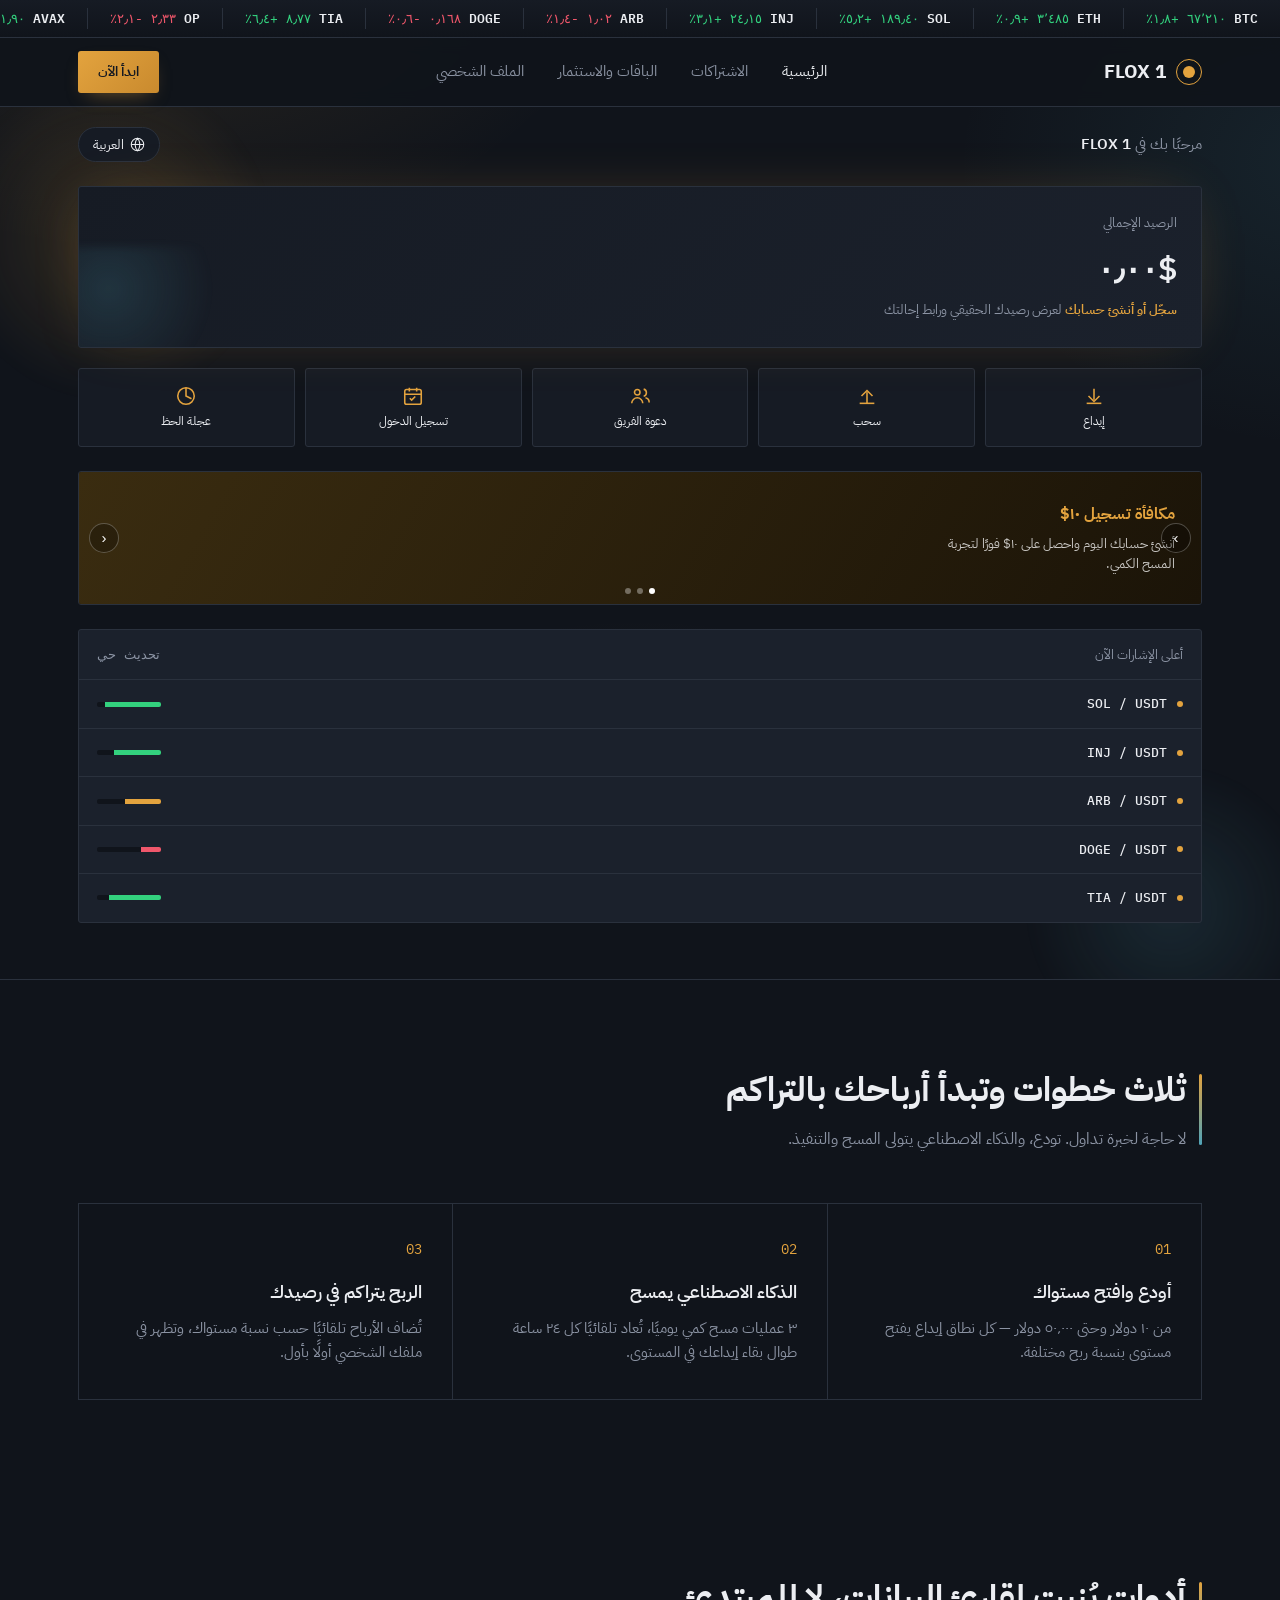
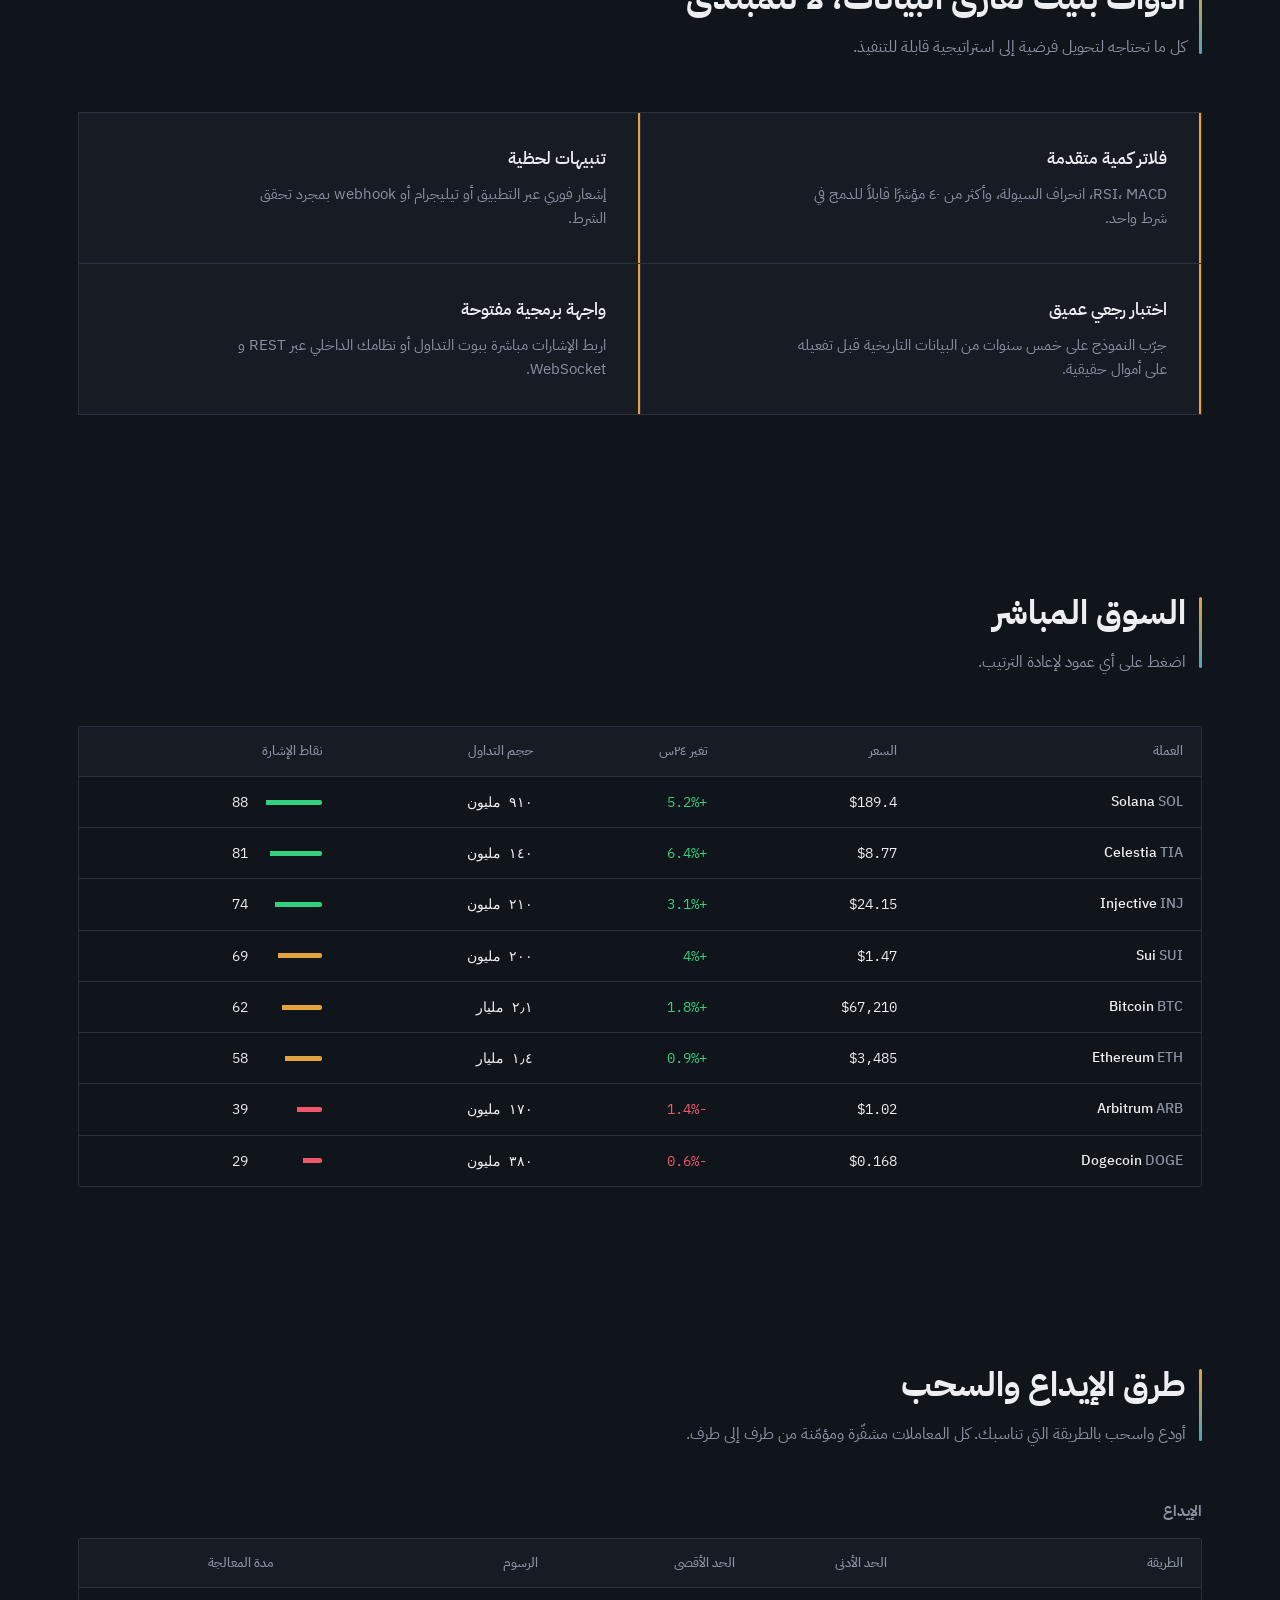
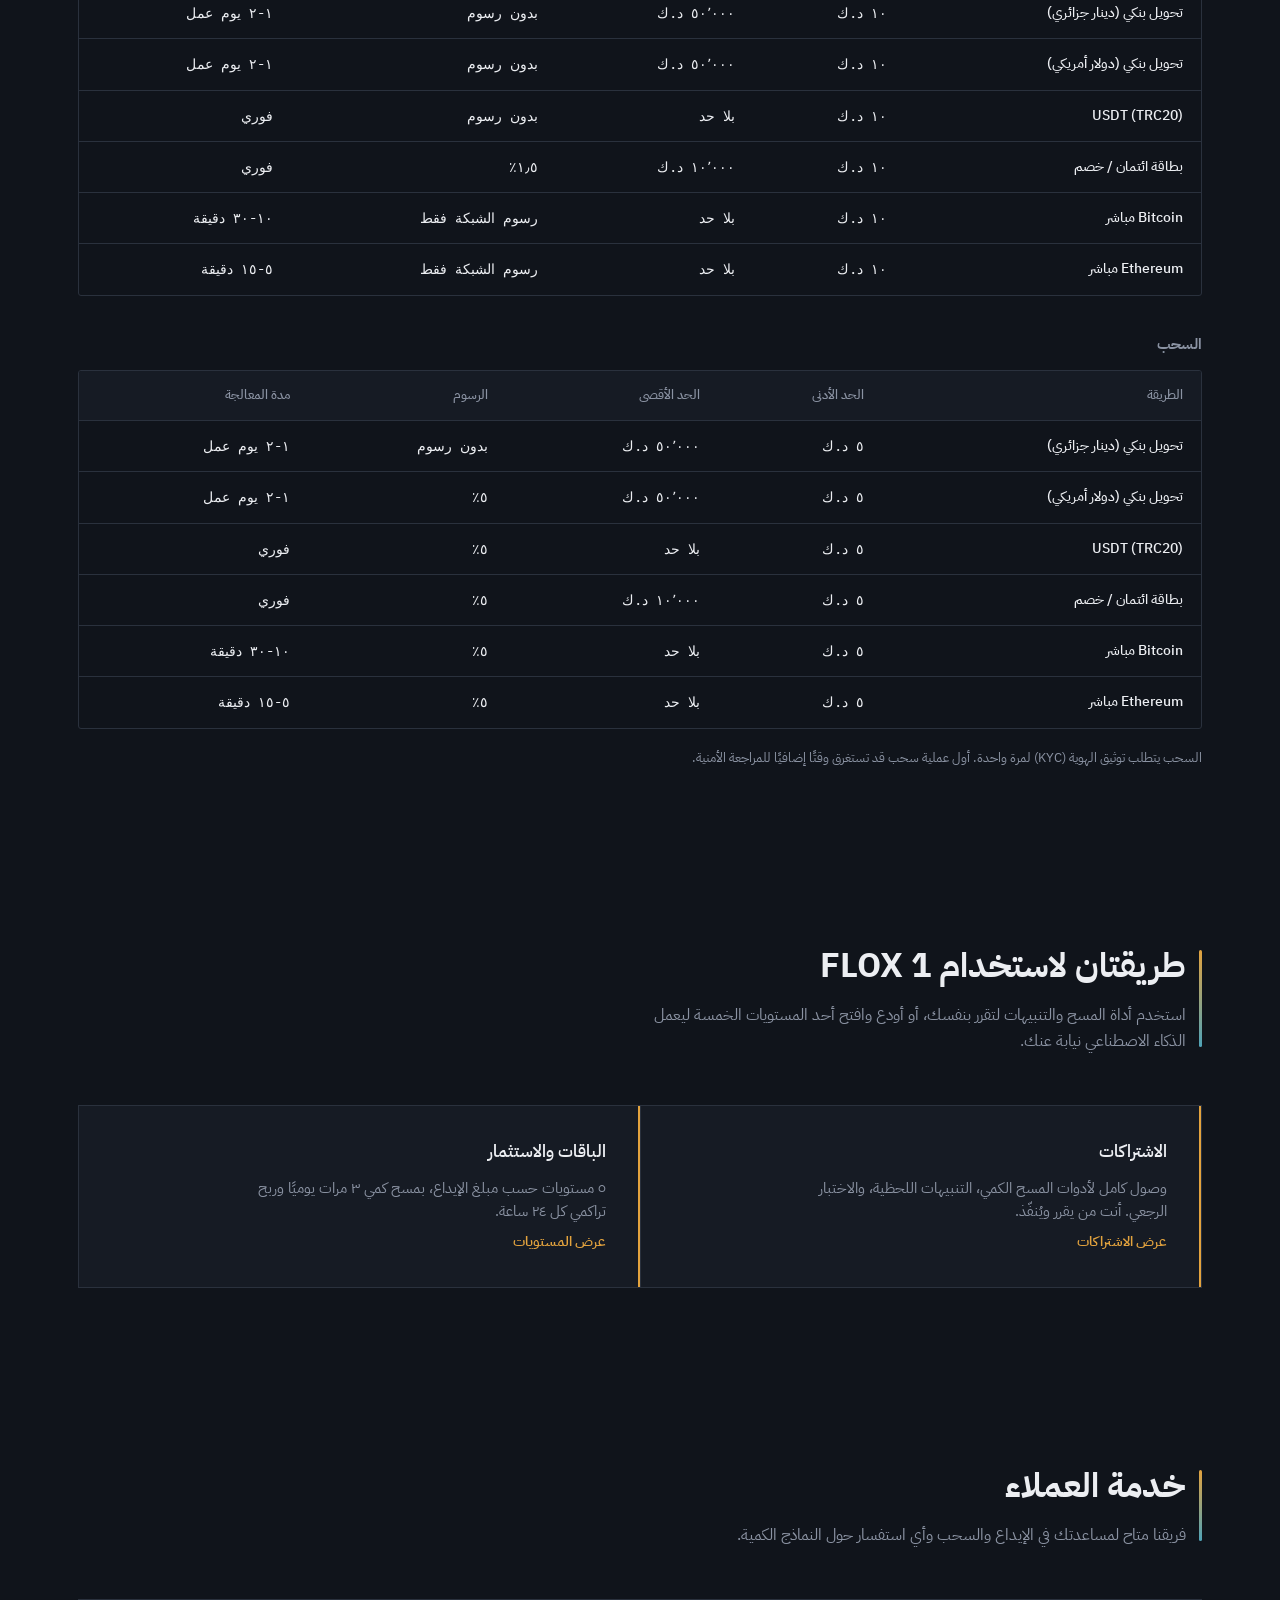
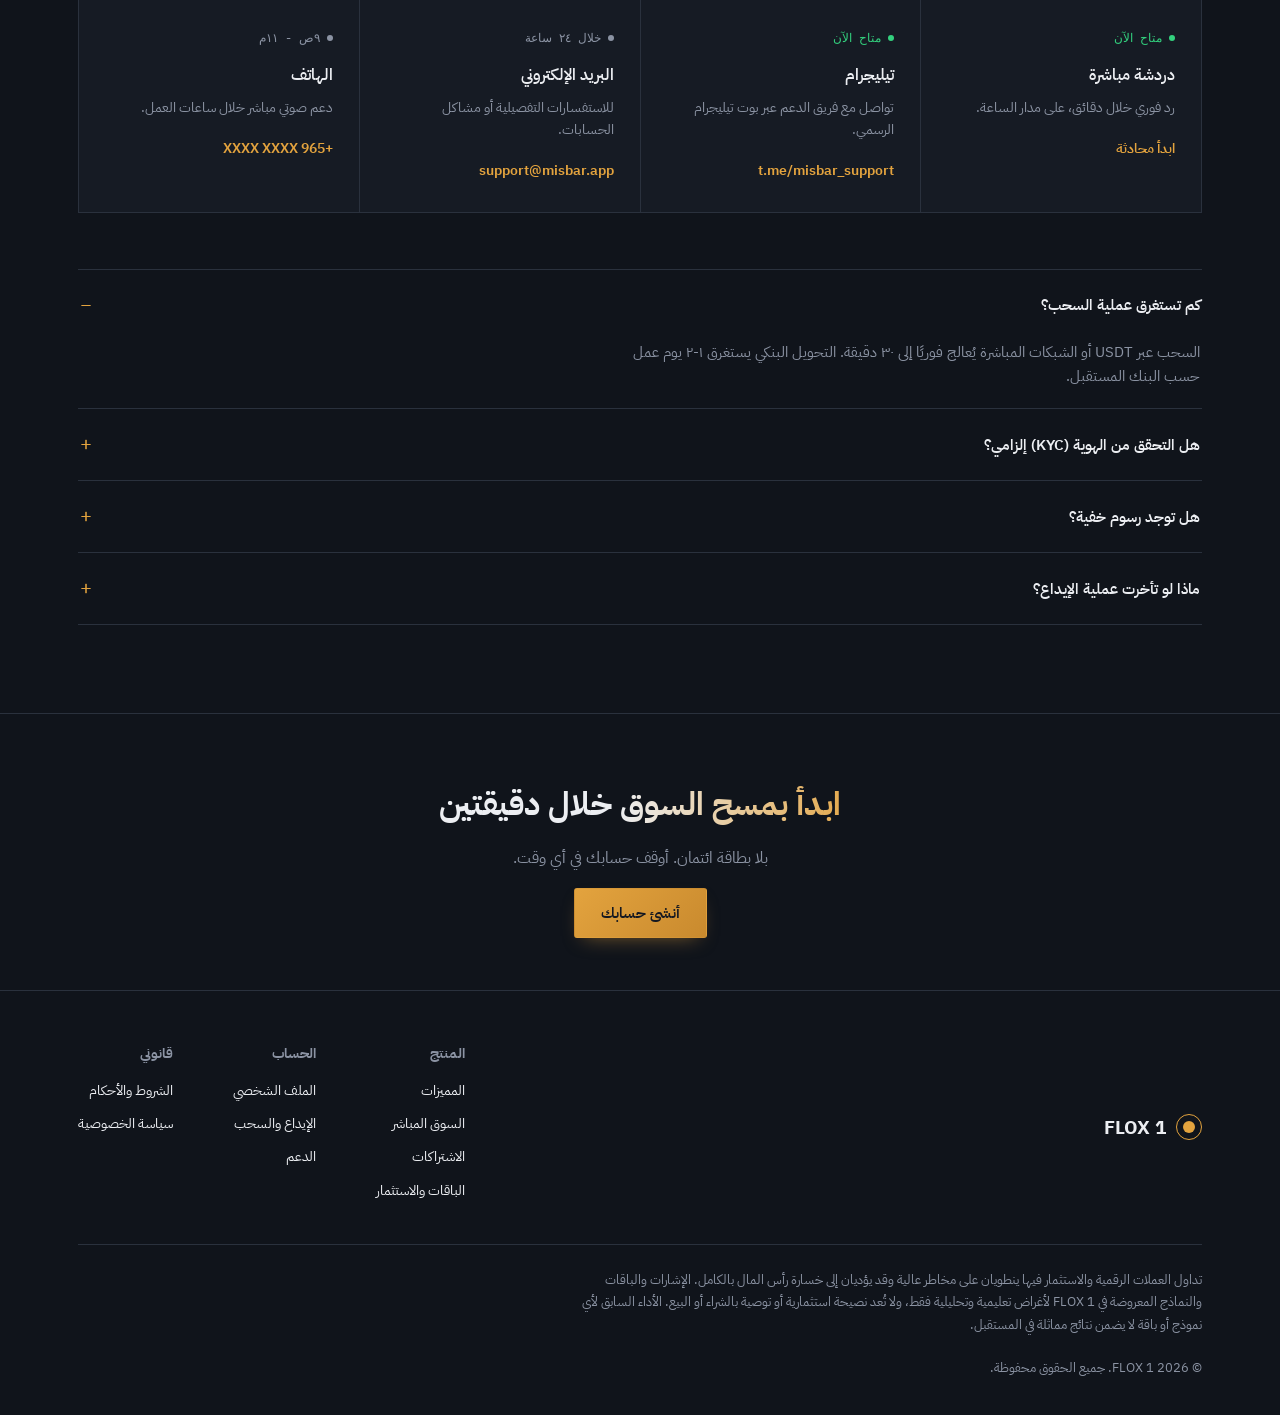
<file: index.html>
<!DOCTYPE html>
<html lang="ar" dir="rtl">
<head>
<meta charset="UTF-8">
<meta name="viewport" content="width=device-width, initial-scale=1.0">
<title>FLOX 1 — مسح كمّي لأسواق العملات الرقمية</title>
<link rel="preconnect" href="https://fonts.googleapis.com">
<link rel="preconnect" href="https://fonts.gstatic.com" crossorigin>
<link href="https://fonts.googleapis.com/css2?family=IBM+Plex+Sans+Arabic:wght@300;400;500;600;700&family=IBM+Plex+Mono:wght@400;500;600&display=swap" rel="stylesheet">
<link rel="stylesheet" href="styles.css">
</head>
<body>


  <div class="ticker-bar">
    <div class="ticker-track" id="tickerTrack"></div>
  </div>

  <header>
    <div class="wrap nav">
      <a href="index.html" class="logo"><span class="logo-mark"></span> FLOX 1</a>
      <nav class="nav-links">
        <a href="index.html" class="active">الرئيسية</a>
        <a href="subscriptions.html" class="">الاشتراكات</a>
        <a href="packages.html" class="">الباقات والاستثمار</a>
        <a href="profile.html" class="">الملف الشخصي</a>
      </nav>
      <a href="subscriptions.html" class="nav-cta">ابدأ الآن</a>
    </div>
  </header>
  <section class="hero" style="padding-top:0; padding-bottom:56px;">
    <div class="wrap">

      <div class="dash-topbar">
        <div class="dash-greet">مرحبًا بك في <b>FLOX 1</b></div>
        <button class="lang-switch" onclick="toggleLang()">
          <svg width="15" height="15" viewBox="0 0 24 24" fill="none" stroke="currentColor" stroke-width="1.7"><circle cx="12" cy="12" r="10"/><path d="M2 12h20M12 2a15 15 0 010 20a15 15 0 010-20z"/></svg>
          العربية
        </button>
      </div>

      <div class="dash-balance-card">
        <div class="db-label">الرصيد الإجمالي</div>
        <div class="db-amount" id="dashBalance">$٠٫٠٠</div>
        <div class="db-note" id="dashBalanceNote"><a href="profile.html">سجّل أو أنشئ حسابك</a> لعرض رصيدك الحقيقي ورابط إحالتك</div>
      </div>

      <div class="dash-actions">
        <a href="#payments" class="dash-action">
          <svg viewBox="0 0 24 24"><path d="M12 4v12M6 12l6 6 6-6"/><path d="M4 20h16"/></svg>
          <span>إيداع</span>
        </a>
        <a href="#payments" class="dash-action">
          <svg viewBox="0 0 24 24"><path d="M12 20V8M6 12l6-6 6 6"/><path d="M4 20h16"/></svg>
          <span>سحب</span>
        </a>
        <a href="profile.html#referral" class="dash-action">
          <svg viewBox="0 0 24 24"><circle cx="9" cy="8" r="3"/><path d="M3 20c0-3.3 2.7-6 6-6s6 2.7 6 6"/><path d="M16 4.5c1.7.4 3 2 3 3.9 0 1.9-1.3 3.5-3 3.9"/><path d="M18 14c2.3.5 4 2.5 4 5"/></svg>
          <span>دعوة الفريق</span>
        </a>
        <a href="profile.html#rewards" class="dash-action">
          <svg viewBox="0 0 24 24"><rect x="3" y="5" width="18" height="16" rx="2"/><path d="M3 10h18M8 3v4M16 3v4"/><path d="M8.5 14.5l2 2 4-4"/></svg>
          <span>تسجيل الدخول</span>
        </a>
        <a href="profile.html#rewards" class="dash-action">
          <svg viewBox="0 0 24 24"><circle cx="12" cy="12" r="9"/><path d="M12 3v9l6 3"/></svg>
          <span>عجلة الحظ</span>
        </a>
      </div>

      <div class="dash-banner-wrap">
        <button class="banner-arrow left" onclick="bannerNav(-1)">‹</button>
        <div class="dash-banner-track" id="bannerTrack">
          <div class="dash-banner-slide" style="background:linear-gradient(120deg,#3a2c10,#1b1408);">
            <h4 style="color:var(--accent);">مكافأة تسجيل ١٠$</h4>
            <p>أنشئ حسابك اليوم واحصل على ١٠$ فورًا لتجربة المسح الكمي.</p>
          </div>
          <div class="dash-banner-slide" style="background:linear-gradient(120deg,#123028,#08150f);">
            <h4 style="color:var(--up);">افتح المستوى الخامس</h4>
            <p>إيداع من ١٠٬٠٠٠$ يمنحك نسبة ربح ١٢٪ وأولوية في المسح الكمي.</p>
          </div>
          <div class="dash-banner-slide" style="background:linear-gradient(120deg,#2a2436,#120f18);">
            <h4 style="color:#c9b8ff;">ادعُ صديقًا واربح دورة</h4>
            <p>كل صديق يفعّل المستوى الأول يمنحك دورة إضافية في عجلة الحظ.</p>
          </div>
        </div>
        <button class="banner-arrow right" onclick="bannerNav(1)">›</button>
        <div class="banner-dots" id="bannerDots"></div>
      </div>

      <div class="radar-panel" style="margin-top:24px;">
        <div class="radar-head">
          <span>أعلى الإشارات الآن</span>
          <span class="mono">تحديث حي</span>
        </div>
        <div class="radar-row">
          <div class="radar-coin"><span class="coin-dot"></span> SOL / USDT</div>
          <div class="score-bar"><div class="score-fill" style="width:88%"></div></div>
        </div>
        <div class="radar-row">
          <div class="radar-coin"><span class="coin-dot"></span> INJ / USDT</div>
          <div class="score-bar"><div class="score-fill" style="width:74%"></div></div>
        </div>
        <div class="radar-row">
          <div class="radar-coin"><span class="coin-dot"></span> ARB / USDT</div>
          <div class="score-bar"><div class="score-fill mid" style="width:56%"></div></div>
        </div>
        <div class="radar-row">
          <div class="radar-coin"><span class="coin-dot"></span> DOGE / USDT</div>
          <div class="score-bar"><div class="score-fill low" style="width:31%"></div></div>
        </div>
        <div class="radar-row">
          <div class="radar-coin"><span class="coin-dot"></span> TIA / USDT</div>
          <div class="score-bar"><div class="score-fill" style="width:81%"></div></div>
        </div>
      </div>

    </div>
  </section>

  <div class="lang-toast" id="langToast">النسخة الإنجليزية قيد التطوير — العربية متاحة بالكامل الآن</div>

  <section id="how">
    <div class="wrap">
      <div class="section-head">
        <h2>ثلاث خطوات وتبدأ أرباحك بالتراكم</h2>
        <p>لا حاجة لخبرة تداول. تودع، والذكاء الاصطناعي يتولى المسح والتنفيذ.</p>
      </div>
      <div class="steps">
        <div class="step">
          <div class="step-num mono">01</div>
          <h3>أودع وافتح مستواك</h3>
          <p>من ١٠ دولار وحتى ٥٠٬٠٠٠ دولار — كل نطاق إيداع يفتح مستوى بنسبة ربح مختلفة.</p>
        </div>
        <div class="step">
          <div class="step-num mono">02</div>
          <h3>الذكاء الاصطناعي يمسح</h3>
          <p>٣ عمليات مسح كمي يوميًا، تُعاد تلقائيًا كل ٢٤ ساعة طوال بقاء إيداعك في المستوى.</p>
        </div>
        <div class="step">
          <div class="step-num mono">03</div>
          <h3>الربح يتراكم في رصيدك</h3>
          <p>تُضاف الأرباح تلقائيًا حسب نسبة مستواك، وتظهر في ملفك الشخصي أولًا بأول.</p>
        </div>
      </div>
    </div>
  </section>

  <section id="features">
    <div class="wrap">
      <div class="section-head">
        <h2>أدوات بُنيت لقارئ البيانات، لا للمبتدئ</h2>
        <p>كل ما تحتاجه لتحويل فرضية إلى استراتيجية قابلة للتنفيذ.</p>
      </div>
      <div class="features">
        <div class="feature">
          <h3>فلاتر كمية متقدمة</h3>
          <p>RSI، MACD، انحراف السيولة، وأكثر من ٤٠ مؤشرًا قابلاً للدمج في شرط واحد.</p>
        </div>
        <div class="feature">
          <h3>تنبيهات لحظية</h3>
          <p>إشعار فوري عبر التطبيق أو تيليجرام أو webhook بمجرد تحقق الشرط.</p>
        </div>
        <div class="feature">
          <h3>اختبار رجعي عميق</h3>
          <p>جرّب النموذج على خمس سنوات من البيانات التاريخية قبل تفعيله على أموال حقيقية.</p>
        </div>
        <div class="feature">
          <h3>واجهة برمجية مفتوحة</h3>
          <p>اربط الإشارات مباشرة ببوت التداول أو نظامك الداخلي عبر REST و WebSocket.</p>
        </div>
      </div>
    </div>
  </section>

  <section id="market">
    <div class="wrap">
      <div class="section-head">
        <h2>السوق المباشر</h2>
        <p>اضغط على أي عمود لإعادة الترتيب.</p>
      </div>
      <div class="table-wrap">
        <table id="marketTable">
          <thead>
            <tr>
              <th data-key="coin">العملة</th>
              <th data-key="price">السعر</th>
              <th data-key="chg">تغير ٢٤س</th>
              <th data-key="vol">حجم التداول</th>
              <th data-key="score">نقاط الإشارة</th>
            </tr>
          </thead>
          <tbody id="marketBody"></tbody>
        </table>
      </div>
    </div>
  </section>

  <section id="payments">
    <div class="wrap">
      <div class="section-head">
        <h2>طرق الإيداع والسحب</h2>
        <p>أودع واسحب بالطريقة التي تناسبك. كل المعاملات مشفّرة ومؤمّنة من طرف إلى طرف.</p>
      </div>

      <h3 style="font-size:15px; margin-bottom:14px; color:var(--text-muted);">الإيداع</h3>
      <div class="table-wrap" style="margin-bottom:36px;">
        <table>
          <thead>
            <tr>
              <th>الطريقة</th>
              <th>الحد الأدنى</th>
              <th>الحد الأقصى</th>
              <th>الرسوم</th>
              <th>مدة المعالجة</th>
            </tr>
          </thead>
          <tbody>
            <tr>
              <td class="coin-cell">تحويل بنكي (دينار جزائري)</td>
              <td>١٠ د.ك</td>
              <td>٥٠٬٠٠٠ د.ك</td>
              <td>بدون رسوم</td>
              <td>١-٢ يوم عمل</td>
            </tr>
            <tr>
              <td class="coin-cell">تحويل بنكي (دولار أمريكي)</td>
              <td>١٠ د.ك</td>
              <td>٥٠٬٠٠٠ د.ك</td>
              <td>بدون رسوم</td>
              <td>١-٢ يوم عمل</td>
            </tr>
            <tr>
              <td class="coin-cell">USDT (TRC20)</td>
              <td>١٠ د.ك</td>
              <td>بلا حد</td>
              <td>بدون رسوم</td>
              <td>فوري</td>
            </tr>
            <tr>
              <td class="coin-cell">بطاقة ائتمان / خصم</td>
              <td>١٠ د.ك</td>
              <td>١٠٬٠٠٠ د.ك</td>
              <td>١٫٥٪</td>
              <td>فوري</td>
            </tr>
            <tr>
              <td class="coin-cell">Bitcoin مباشر</td>
              <td>١٠ د.ك</td>
              <td>بلا حد</td>
              <td>رسوم الشبكة فقط</td>
              <td>١٠-٣٠ دقيقة</td>
            </tr>
            <tr>
              <td class="coin-cell">Ethereum مباشر</td>
              <td>١٠ د.ك</td>
              <td>بلا حد</td>
              <td>رسوم الشبكة فقط</td>
              <td>٥-١٥ دقيقة</td>
            </tr>
          </tbody>
        </table>
      </div>

      <h3 style="font-size:15px; margin-bottom:14px; color:var(--text-muted);">السحب</h3>
      <div class="table-wrap">
        <table>
          <thead>
            <tr>
              <th>الطريقة</th>
              <th>الحد الأدنى</th>
              <th>الحد الأقصى</th>
              <th>الرسوم</th>
              <th>مدة المعالجة</th>
            </tr>
          </thead>
          <tbody>
            <tr>
              <td class="coin-cell">تحويل بنكي (دينار جزائري)</td>
              <td>٥ د.ك</td>
              <td>٥٠٬٠٠٠ د.ك</td>
              <td>بدون رسوم</td>
              <td>١-٢ يوم عمل</td>
            </tr>
            <tr>
              <td class="coin-cell">تحويل بنكي (دولار أمريكي)</td>
              <td>٥ د.ك</td>
              <td>٥٠٬٠٠٠ د.ك</td>
              <td>٥٪</td>
              <td>١-٢ يوم عمل</td>
            </tr>
            <tr>
              <td class="coin-cell">USDT (TRC20)</td>
              <td>٥ د.ك</td>
              <td>بلا حد</td>
              <td>٥٪</td>
              <td>فوري</td>
            </tr>
            <tr>
              <td class="coin-cell">بطاقة ائتمان / خصم</td>
              <td>٥ د.ك</td>
              <td>١٠٬٠٠٠ د.ك</td>
              <td>٥٪</td>
              <td>فوري</td>
            </tr>
            <tr>
              <td class="coin-cell">Bitcoin مباشر</td>
              <td>٥ د.ك</td>
              <td>بلا حد</td>
              <td>٥٪</td>
              <td>١٠-٣٠ دقيقة</td>
            </tr>
            <tr>
              <td class="coin-cell">Ethereum مباشر</td>
              <td>٥ د.ك</td>
              <td>بلا حد</td>
              <td>٥٪</td>
              <td>٥-١٥ دقيقة</td>
            </tr>
          </tbody>
        </table>
      </div>

      <p class="note-inline">السحب يتطلب توثيق الهوية (KYC) لمرة واحدة. أول عملية سحب قد تستغرق وقتًا إضافيًا للمراجعة الأمنية.</p>
    </div>
  </section>

  <section id="plans-teaser">
    <div class="wrap">
      <div class="section-head">
        <h2>طريقتان لاستخدام FLOX 1</h2>
        <p>استخدم أداة المسح والتنبيهات لتقرر بنفسك، أو أودع وافتح أحد المستويات الخمسة ليعمل الذكاء الاصطناعي نيابة عنك.</p>
      </div>
      <div class="features">
        <div class="feature">
          <h3>الاشتراكات</h3>
          <p>وصول كامل لأدوات المسح الكمي، التنبيهات اللحظية، والاختبار الرجعي. أنت من يقرر ويُنفّذ.</p>
          <a href="subscriptions.html" class="chan-link" style="color:var(--accent); font-weight:600; font-size:14px; display:inline-block; margin-top:6px;">عرض الاشتراكات</a>
        </div>
        <div class="feature">
          <h3>الباقات والاستثمار</h3>
          <p>٥ مستويات حسب مبلغ الإيداع، بمسح كمي ٣ مرات يوميًا وربح تراكمي كل ٢٤ ساعة.</p>
          <a href="packages.html" class="chan-link" style="color:var(--accent); font-weight:600; font-size:14px; display:inline-block; margin-top:6px;">عرض المستويات</a>
        </div>
      </div>
    </div>
  </section>

  <section id="support">
    <div class="wrap">
      <div class="section-head">
        <h2>خدمة العملاء</h2>
        <p>فريقنا متاح لمساعدتك في الإيداع والسحب وأي استفسار حول النماذج الكمية.</p>
      </div>
      <div class="support-grid">
        <div class="support-card">
          <div class="chan-status"><span class="chan-dot"></span> متاح الآن</div>
          <h3>دردشة مباشرة</h3>
          <p>رد فوري خلال دقائق، على مدار الساعة.</p>
          <a href="#" class="chan-link">ابدأ محادثة</a>
        </div>
        <div class="support-card">
          <div class="chan-status"><span class="chan-dot"></span> متاح الآن</div>
          <h3>تيليجرام</h3>
          <p>تواصل مع فريق الدعم عبر بوت تيليجرام الرسمي.</p>
          <a href="#" class="chan-link">t.me/misbar_support</a>
        </div>
        <div class="support-card">
          <div class="chan-status" style="color:var(--text-muted)"><span class="chan-dot" style="background:var(--text-muted)"></span> خلال ٢٤ ساعة</div>
          <h3>البريد الإلكتروني</h3>
          <p>للاستفسارات التفصيلية أو مشاكل الحسابات.</p>
          <a href="#" class="chan-link">support@misbar.app</a>
        </div>
        <div class="support-card">
          <div class="chan-status" style="color:var(--text-muted)"><span class="chan-dot" style="background:var(--text-muted)"></span> ٩ص - ١١م</div>
          <h3>الهاتف</h3>
          <p>دعم صوتي مباشر خلال ساعات العمل.</p>
          <a href="#" class="chan-link">+965 XXXX XXXX</a>
        </div>
      </div>

      <div class="faq">
        <details class="faq-item" open>
          <summary>كم تستغرق عملية السحب؟</summary>
          <p class="faq-a">السحب عبر USDT أو الشبكات المباشرة يُعالج فوريًا إلى ٣٠ دقيقة. التحويل البنكي يستغرق ١-٢ يوم عمل حسب البنك المستقبل.</p>
        </details>
        <details class="faq-item">
          <summary>هل التحقق من الهوية (KYC) إلزامي؟</summary>
          <p class="faq-a">نعم، لمرة واحدة فقط قبل أول عملية سحب. الإيداع لا يتطلب توثيقًا مسبقًا لكن السحب يتطلبه حماية لحسابك.</p>
        </details>
        <details class="faq-item">
          <summary>هل توجد رسوم خفية؟</summary>
          <p class="faq-a">لا. كل الرسوم المعلنة في جدول طرق الإيداع والسحب أعلاه نهائية وواضحة، ولا توجد أي رسوم إضافية غير معلنة.</p>
        </details>
        <details class="faq-item">
          <summary>ماذا لو تأخرت عملية الإيداع؟</summary>
          <p class="faq-a">تواصل فورًا عبر الدردشة المباشرة أو تيليجرام مع رقم المعاملة (Transaction ID)، وسيتم التحقق خلال دقائق.</p>
        </details>
      </div>
    </div>
  </section>

  <div class="cta-band">
    <div class="wrap">
      <h2>ابدأ بمسح السوق خلال دقيقتين</h2>
      <p>بلا بطاقة ائتمان. أوقف حسابك في أي وقت.</p>
      <a href="subscriptions.html" class="btn-primary">أنشئ حسابك</a>
    </div>
  </div>

  <footer>
    <div class="wrap">
      <div class="footer-grid">
        <div class="logo"><span class="logo-mark"></span> FLOX 1</div>
        <div class="footer-cols">
          <div class="footer-col">
            <h4>المنتج</h4>
            <a href="index.html#features">المميزات</a>
            <a href="index.html#market">السوق المباشر</a>
            <a href="subscriptions.html">الاشتراكات</a>
            <a href="packages.html">الباقات والاستثمار</a>
          </div>
          <div class="footer-col">
            <h4>الحساب</h4>
            <a href="profile.html">الملف الشخصي</a>
            <a href="index.html#payments">الإيداع والسحب</a>
            <a href="index.html#support">الدعم</a>
          </div>
          <div class="footer-col">
            <h4>قانوني</h4>
            <a href="#">الشروط والأحكام</a>
            <a href="#">سياسة الخصوصية</a>
          </div>
        </div>
      </div>
      <p class="disclaimer">تداول العملات الرقمية والاستثمار فيها ينطويان على مخاطر عالية وقد يؤديان إلى خسارة رأس المال بالكامل. الإشارات والباقات والنماذج المعروضة في FLOX 1 لأغراض تعليمية وتحليلية فقط، ولا تُعد نصيحة استثمارية أو توصية بالشراء أو البيع. الأداء السابق لأي نموذج أو باقة لا يضمن نتائج مماثلة في المستقبل.</p>
      <p class="footer-bottom">© 2026 FLOX 1. جميع الحقوق محفوظة.</p>
    </div>
  </footer>

<script src="ticker.js"></script>
<script>
  // Market table
  const marketData = [
    {coin:'Bitcoin', sym:'BTC', price:67210, chg:1.8, vol:'٢٫١ مليار', score:62},
    {coin:'Ethereum', sym:'ETH', price:3485, chg:0.9, vol:'١٫٤ مليار', score:58},
    {coin:'Solana', sym:'SOL', price:189.40, chg:5.2, vol:'٩١٠ مليون', score:88},
    {coin:'Injective', sym:'INJ', price:24.15, chg:3.1, vol:'٢١٠ مليون', score:74},
    {coin:'Arbitrum', sym:'ARB', price:1.02, chg:-1.4, vol:'١٧٠ مليون', score:39},
    {coin:'Celestia', sym:'TIA', price:8.77, chg:6.4, vol:'١٤٠ مليون', score:81},
    {coin:'Dogecoin', sym:'DOGE', price:0.168, chg:-0.6, vol:'٣٨٠ مليون', score:29},
    {coin:'Sui', sym:'SUI', price:1.47, chg:4.0, vol:'٢٠٠ مليون', score:69},
  ];
  let sortState = {key:'score', dir:-1};
  function fmtPrice(n){
    return n >= 1000 ? n.toLocaleString('en-US') : n.toString();
  }
  function renderTable(){
    const body = document.getElementById('marketBody');
    const rows = [...marketData];
    rows.sort((a,b)=>{
      const k = sortState.key;
      let av = a[k], bv = b[k];
      if (k === 'coin'){ av = a.sym; bv = b.sym; }
      if (typeof av === 'string') return sortState.dir * av.localeCompare(bv);
      return sortState.dir * (av - bv);
    });
    body.innerHTML = rows.map(r => `
      <tr>
        <td class="coin-cell">${r.coin} <span style="color:var(--text-muted)">${r.sym}</span></td>
        <td>$${fmtPrice(r.price)}</td>
        <td class="chg ${r.chg>=0?'up':'down'}">${r.chg>=0?'+':''}${r.chg}%</td>
        <td>${r.vol}</td>
        <td>
          <div class="sig-cell">
            <div class="score-bar"><div class="score-fill ${r.score>=70?'':r.score>=45?'mid':'low'}" style="width:${r.score}%"></div></div>
            <span>${r.score}</span>
          </div>
        </td>
      </tr>
    `).join('');
  }
  document.querySelectorAll('#marketTable thead th').forEach(th=>{
    th.addEventListener('click', ()=>{
      const key = th.dataset.key;
      sortState.dir = (sortState.key === key) ? sortState.dir * -1 : -1;
      sortState.key = key;
      renderTable();
    });
  });
  renderTable();

  const arabicDigits = ['٠','١','٢','٣','٤','٥','٦','٧','٨','٩'];
  function toArabicNum(str){
    return String(str).replace(/[0-9]/g, d => arabicDigits[d]);
  }

  // Language switch (Arabic is fully live; other languages are placeholders for now)
  let langToastTimer = null;
  function toggleLang(){
    const toast = document.getElementById('langToast');
    toast.classList.add('show');
    clearTimeout(langToastTimer);
    langToastTimer = setTimeout(()=> toast.classList.remove('show'), 2600);
  }

  // Promo banner carousel
  let bannerIndex = 0;
  const bannerSlideCount = document.querySelectorAll('.dash-banner-slide').length;
  function renderBannerDots(){
    const dotsWrap = document.getElementById('bannerDots');
    dotsWrap.innerHTML = Array.from({length: bannerSlideCount}).map((_, i) =>
      `<span class="banner-dot ${i===bannerIndex?'active':''}"></span>`
    ).join('');
  }
  function bannerNav(dir){
    bannerIndex = (bannerIndex + dir + bannerSlideCount) % bannerSlideCount;
    document.getElementById('bannerTrack').style.transform = `translateX(${bannerIndex*100}%)`;
    renderBannerDots();
  }
  renderBannerDots();
  setInterval(()=> bannerNav(1), 5000);

  // Show real balance on the dashboard if the visitor already has an account
  (async function loadDashBalance(){
    try{
      const res = await window.storage.get('profile', false);
      if(res){
        const profile = JSON.parse(res.value);
        document.getElementById('dashBalance').textContent = '$' + toArabicNum((Math.round((profile.bonusBalance||0)*100)/100).toString());
        document.getElementById('dashBalanceNote').innerHTML = `مرحبًا ${profile.name.split(' ')[0]} — <a href="profile.html">افتح ملفك الشخصي</a>`;
      }
    }catch(e){ /* no account yet on this browser — keep default prompt */ }
  })();
</script>
</body>
</html>
</file>
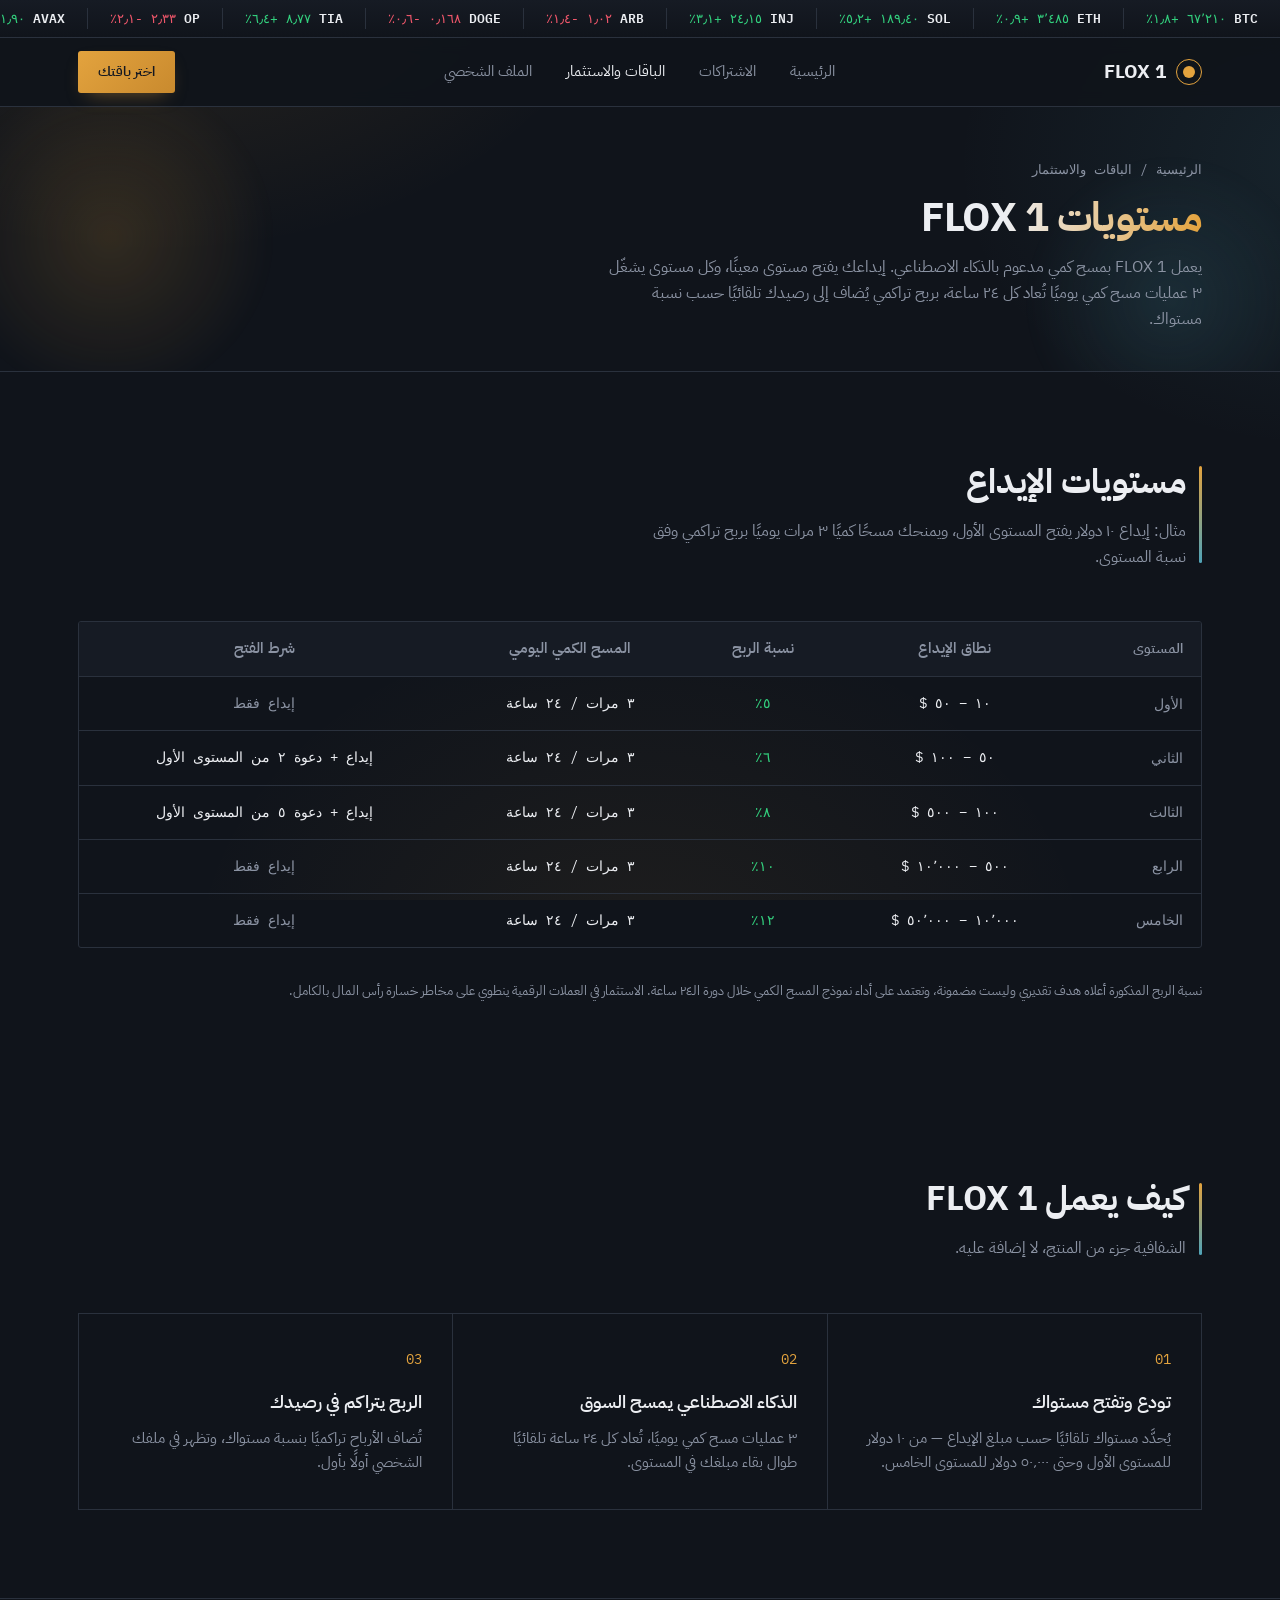
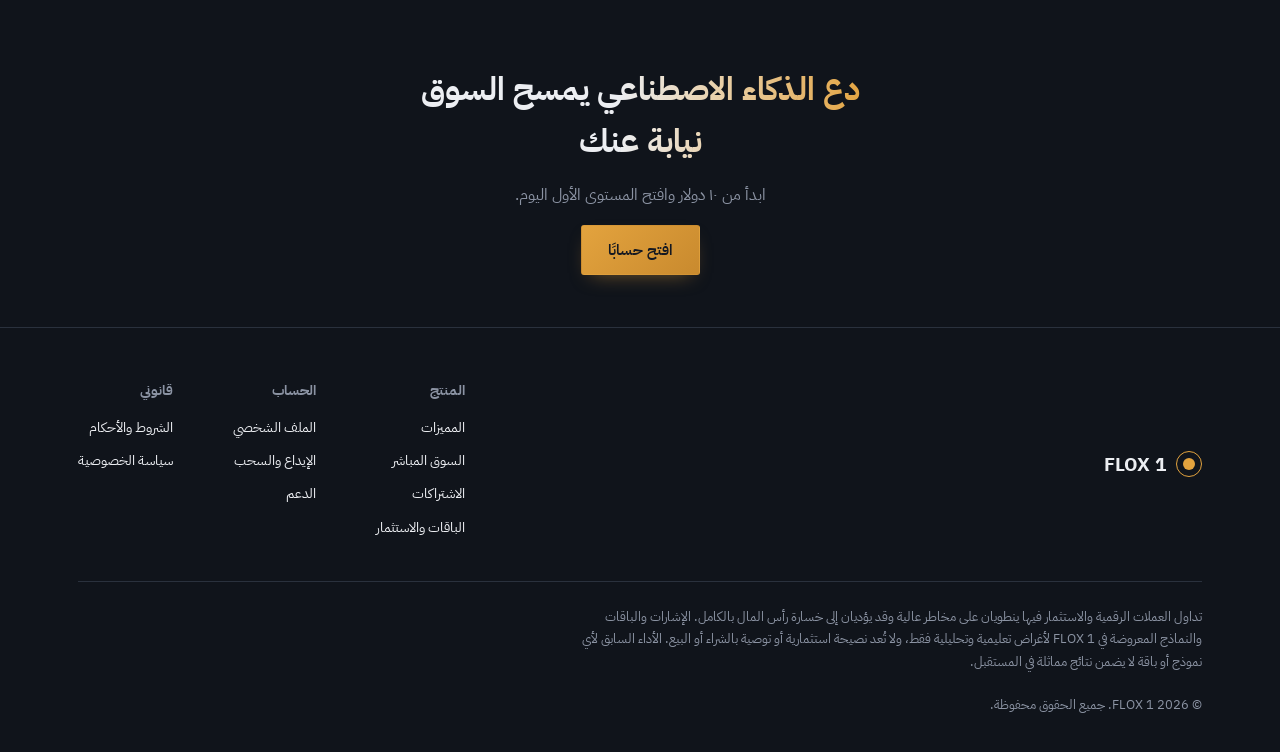
<file: packages.html>
<!DOCTYPE html>
<html lang="ar" dir="rtl">
<head>
<meta charset="UTF-8">
<meta name="viewport" content="width=device-width, initial-scale=1.0">
<title>الباقات والاستثمار — FLOX 1</title>
<link rel="preconnect" href="https://fonts.googleapis.com">
<link rel="preconnect" href="https://fonts.gstatic.com" crossorigin>
<link href="https://fonts.googleapis.com/css2?family=IBM+Plex+Sans+Arabic:wght@300;400;500;600;700&family=IBM+Plex+Mono:wght@400;500;600&display=swap" rel="stylesheet">
<link rel="stylesheet" href="styles.css">
</head>
<body>

  <div class="ticker-bar">
    <div class="ticker-track" id="tickerTrack"></div>
  </div>

  <header>
    <div class="wrap nav">
      <a href="index.html" class="logo"><span class="logo-mark"></span> FLOX 1</a>
      <nav class="nav-links">
        <a href="index.html">الرئيسية</a>
        <a href="subscriptions.html">الاشتراكات</a>
        <a href="packages.html" class="active">الباقات والاستثمار</a>
        <a href="profile.html">الملف الشخصي</a>
      </nav>
      <a href="#packages" class="nav-cta">اختر باقتك</a>
    </div>
  </header>

  <div class="page-head">
    <div class="wrap">
      <div class="crumb"><a href="index.html">الرئيسية</a> / الباقات والاستثمار</div>
      <h1>مستويات FLOX 1</h1>
      <p>يعمل FLOX 1 بمسح كمي مدعوم بالذكاء الاصطناعي. إيداعك يفتح مستوى معينًا، وكل مستوى يشغّل ٣ عمليات مسح كمي يوميًا تُعاد كل ٢٤ ساعة، بربح تراكمي يُضاف إلى رصيدك تلقائيًا حسب نسبة مستواك.</p>
    </div>
  </div>

  <section id="packages">
    <div class="wrap">
      <div class="section-head">
        <h2>مستويات الإيداع</h2>
        <p>مثال: إيداع ١٠ دولار يفتح المستوى الأول، ويمنحك مسحًا كميًا ٣ مرات يوميًا بربح تراكمي وفق نسبة المستوى.</p>
      </div>
      <div class="compare-wrap">
        <table class="compare">
          <thead>
            <tr>
              <th>المستوى</th>
              <th>نطاق الإيداع</th>
              <th>نسبة الربح</th>
              <th>المسح الكمي اليومي</th>
              <th>شرط الفتح</th>
            </tr>
          </thead>
          <tbody>
            <tr>
              <td>الأول</td>
              <td>١٠ – ٥٠ $</td>
              <td class="yes">٥٪</td>
              <td>٣ مرات / ٢٤ ساعة</td>
              <td class="no">إيداع فقط</td>
            </tr>
            <tr>
              <td>الثاني</td>
              <td>٥٠ – ١٠٠ $</td>
              <td class="yes">٦٪</td>
              <td>٣ مرات / ٢٤ ساعة</td>
              <td id="gateL2">إيداع + دعوة ٢ من المستوى الأول</td>
            </tr>
            <tr>
              <td>الثالث</td>
              <td>١٠٠ – ٥٠٠ $</td>
              <td class="yes">٨٪</td>
              <td>٣ مرات / ٢٤ ساعة</td>
              <td id="gateL3">إيداع + دعوة ٥ من المستوى الأول</td>
            </tr>
            <tr>
              <td>الرابع</td>
              <td>٥٠٠ – ١٠٬٠٠٠ $</td>
              <td class="yes">١٠٪</td>
              <td>٣ مرات / ٢٤ ساعة</td>
              <td class="no">إيداع فقط</td>
            </tr>
            <tr>
              <td>الخامس</td>
              <td>١٠٬٠٠٠ – ٥٠٬٠٠٠ $</td>
              <td class="yes">١٢٪</td>
              <td>٣ مرات / ٢٤ ساعة</td>
              <td class="no">إيداع فقط</td>
            </tr>
          </tbody>
        </table>
      </div>

      <p class="note-inline" style="margin-top:32px;">نسبة الربح المذكورة أعلاه هدف تقديري وليست مضمونة، وتعتمد على أداء نموذج المسح الكمي خلال دورة الـ٢٤ ساعة. الاستثمار في العملات الرقمية ينطوي على مخاطر خسارة رأس المال بالكامل.</p>
    </div>
  </section>


  <section id="how-managed">
    <div class="wrap">
      <div class="section-head">
        <h2>كيف يعمل FLOX 1</h2>
        <p>الشفافية جزء من المنتج، لا إضافة عليه.</p>
      </div>
      <div class="steps">
        <div class="step">
          <div class="step-num mono">01</div>
          <h3>تودع وتفتح مستواك</h3>
          <p>يُحدَّد مستواك تلقائيًا حسب مبلغ الإيداع — من ١٠ دولار للمستوى الأول وحتى ٥٠٬٠٠٠ دولار للمستوى الخامس.</p>
        </div>
        <div class="step">
          <div class="step-num mono">02</div>
          <h3>الذكاء الاصطناعي يمسح السوق</h3>
          <p>٣ عمليات مسح كمي يوميًا، تُعاد كل ٢٤ ساعة تلقائيًا طوال بقاء مبلغك في المستوى.</p>
        </div>
        <div class="step">
          <div class="step-num mono">03</div>
          <h3>الربح يتراكم في رصيدك</h3>
          <p>تُضاف الأرباح تراكميًا بنسبة مستواك، وتظهر في ملفك الشخصي أولًا بأول.</p>
        </div>
      </div>
    </div>
  </section>

  <div class="cta-band">
    <div class="wrap">
      <h2>دع الذكاء الاصطناعي يمسح السوق نيابة عنك</h2>
      <p>ابدأ من ١٠ دولار وافتح المستوى الأول اليوم.</p>
      <a href="profile.html" class="btn-primary">افتح حسابًا</a>
    </div>
  </div>

  <footer>
    <div class="wrap">
      <div class="footer-grid">
        <div class="logo"><span class="logo-mark"></span> FLOX 1</div>
        <div class="footer-cols">
          <div class="footer-col">
            <h4>المنتج</h4>
            <a href="index.html#features">المميزات</a>
            <a href="index.html#market">السوق المباشر</a>
            <a href="subscriptions.html">الاشتراكات</a>
            <a href="packages.html">الباقات والاستثمار</a>
          </div>
          <div class="footer-col">
            <h4>الحساب</h4>
            <a href="profile.html">الملف الشخصي</a>
            <a href="index.html#payments">الإيداع والسحب</a>
            <a href="index.html#support">الدعم</a>
          </div>
          <div class="footer-col">
            <h4>قانوني</h4>
            <a href="#">الشروط والأحكام</a>
            <a href="#">سياسة الخصوصية</a>
          </div>
        </div>
      </div>
      <p class="disclaimer">تداول العملات الرقمية والاستثمار فيها ينطويان على مخاطر عالية وقد يؤديان إلى خسارة رأس المال بالكامل. الإشارات والباقات والنماذج المعروضة في FLOX 1 لأغراض تعليمية وتحليلية فقط، ولا تُعد نصيحة استثمارية أو توصية بالشراء أو البيع. الأداء السابق لأي نموذج أو باقة لا يضمن نتائج مماثلة في المستقبل.</p>
      <p class="footer-bottom">© 2026 FLOX 1. جميع الحقوق محفوظة.</p>
    </div>
  </footer>

<script src="ticker.js"></script>
<script>
  (async function showLevelGate(){
    const toArabicNum = n => String(n).replace(/[0-9]/g, d => ['٠','١','٢','٣','٤','٥','٦','٧','٨','٩'][d]);
    try{
      const res = await window.storage.get('profile', false);
      if(!res){
        document.getElementById('gateL2').innerHTML += ' — <a href="profile.html" style="color:var(--accent)">سجّل لعرض تقدمك</a>';
        document.getElementById('gateL3').innerHTML += ' — <a href="profile.html" style="color:var(--accent)">سجّل لعرض تقدمك</a>';
        return;
      }
      const profile = JSON.parse(res.value);
      let team = [];
      try{
        const t = await window.storage.get(`team:${profile.code}`, true);
        if(t) team = JSON.parse(t.value);
      }catch(e){ team = []; }
      const count = team.filter(m => m.level === 1).length;

      const gate2 = document.getElementById('gateL2');
      const gate3 = document.getElementById('gateL3');
      gate2.textContent = count >= 2 ? `مؤهل ✓ (${toArabicNum(count)}/٢ دعوات)` : `متبقي ${toArabicNum(2-count)} دعوة (${toArabicNum(count)}/٢)`;
      gate3.textContent = count >= 5 ? `مؤهل ✓ (${toArabicNum(count)}/٥ دعوات)` : `متبقي ${toArabicNum(5-count)} دعوات (${toArabicNum(count)}/٥)`;
      if(count >= 2) gate2.classList.add('yes'); else gate2.classList.remove('no');
      if(count >= 5) gate3.classList.add('yes'); else gate3.classList.remove('no');
    }catch(e){ /* no profile yet — leave static copy */ }
  })();
</script>
</body>
</html>
</file>
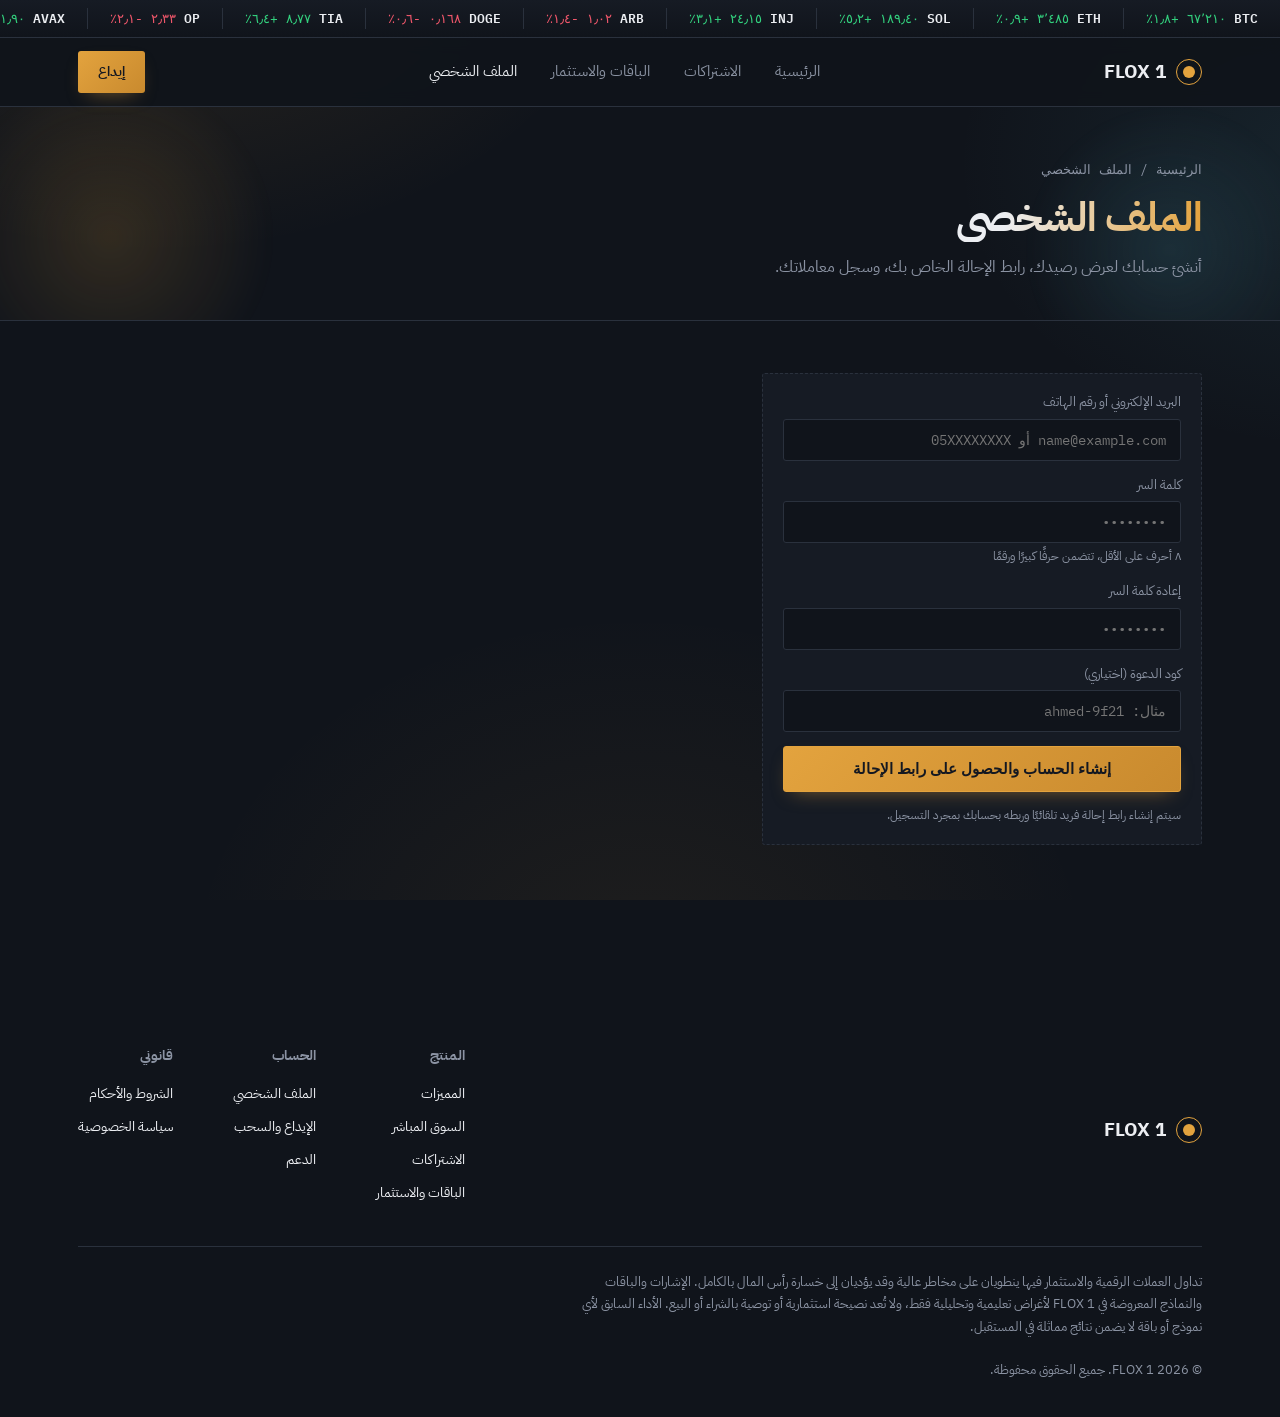
<file: profile.html>
<!DOCTYPE html>
<html lang="ar" dir="rtl">
<head>
<meta charset="UTF-8">
<meta name="viewport" content="width=device-width, initial-scale=1.0">
<title>الملف الشخصي — FLOX 1</title>
<link rel="preconnect" href="https://fonts.googleapis.com">
<link rel="preconnect" href="https://fonts.gstatic.com" crossorigin>
<link href="https://fonts.googleapis.com/css2?family=IBM+Plex+Sans+Arabic:wght@300;400;500;600;700&family=IBM+Plex+Mono:wght@400;500;600&display=swap" rel="stylesheet">
<link rel="stylesheet" href="styles.css">
</head>
<body>

  <div class="ticker-bar">
    <div class="ticker-track" id="tickerTrack"></div>
  </div>

  <header>
    <div class="wrap nav">
      <a href="index.html" class="logo"><span class="logo-mark"></span> FLOX 1</a>
      <nav class="nav-links">
        <a href="index.html">الرئيسية</a>
        <a href="subscriptions.html">الاشتراكات</a>
        <a href="packages.html">الباقات والاستثمار</a>
        <a href="profile.html" class="active">الملف الشخصي</a>
      </nav>
      <a href="index.html#payments" class="nav-cta">إيداع</a>
    </div>
  </header>

  <div class="page-head">
    <div class="wrap">
      <div class="crumb"><a href="index.html">الرئيسية</a> / الملف الشخصي</div>
      <h1 id="pageTitle">الملف الشخصي</h1>
      <p id="pageSub">أنشئ حسابك لعرض رصيدك، رابط الإحالة الخاص بك، وسجل معاملاتك.</p>
    </div>
  </div>

  <section style="padding-top:52px;">
    <div class="wrap">

      <div id="loadingState" style="color:var(--text-muted); font-size:14px;">جارٍ تحميل حسابك…</div>

      <div id="signupGate" style="display:none; max-width:440px;">
        <div class="referral-box" style="flex-direction:column; align-items:stretch; gap:14px; display:flex;">
          <div>
            <label style="display:block; font-size:12.5px; color:var(--text-muted); margin-bottom:6px;">البريد الإلكتروني أو رقم الهاتف</label>
            <input id="suIdentifier" type="text" placeholder="name@example.com أو 05XXXXXXXX" style="width:100%; background:var(--bg); border:1px solid var(--border); border-radius:var(--radius); padding:11px 14px; color:var(--text); font-family:'IBM Plex Mono', monospace; font-size:14px;">
          </div>
          <div>
            <label style="display:block; font-size:12.5px; color:var(--text-muted); margin-bottom:6px;">كلمة السر</label>
            <input id="suPassword" type="password" placeholder="••••••••" style="width:100%; background:var(--bg); border:1px solid var(--border); border-radius:var(--radius); padding:11px 14px; color:var(--text); font-family:'IBM Plex Mono', monospace; font-size:14px;">
            <p style="font-size:11.5px; color:var(--text-muted); margin-top:5px;">٨ أحرف على الأقل، تتضمن حرفًا كبيرًا ورقمًا</p>
          </div>
          <div>
            <label style="display:block; font-size:12.5px; color:var(--text-muted); margin-bottom:6px;">إعادة كلمة السر</label>
            <input id="suPasswordConfirm" type="password" placeholder="••••••••" style="width:100%; background:var(--bg); border:1px solid var(--border); border-radius:var(--radius); padding:11px 14px; color:var(--text); font-family:'IBM Plex Mono', monospace; font-size:14px;">
          </div>
          <div>
            <label style="display:block; font-size:12.5px; color:var(--text-muted); margin-bottom:6px;">كود الدعوة (اختياري)</label>
            <input id="suInviteCode" type="text" placeholder="مثال: ahmed-9f21" style="width:100%; background:var(--bg); border:1px solid var(--border); border-radius:var(--radius); padding:11px 14px; color:var(--text); font-family:'IBM Plex Mono', monospace; font-size:14px;">
          </div>
          <div id="suError" style="display:none; font-size:13px; color:var(--down);"></div>
          <button onclick="createAccount()" class="btn-primary" style="border:1px solid var(--accent); cursor:pointer;">إنشاء الحساب والحصول على رابط الإحالة</button>
          <p style="font-size:12px; color:var(--text-muted);">سيتم إنشاء رابط إحالة فريد تلقائيًا وربطه بحسابك بمجرد التسجيل.</p>
        </div>
      </div>

      <div id="profileContent" style="display:none;">
      <div class="profile-shell">

        <aside class="profile-side">
          <div class="profile-id">
            <div class="profile-avatar" id="pAvatar">--</div>
            <div class="p-name" id="pName">—</div>
            <div class="p-tier">الخطة الاحترافية</div>
          </div>
          <nav class="profile-menu">
            <a href="#overview" class="active">نظرة عامة</a>
            <a href="#wallet">المحفظة والمعاملات</a>
            <a href="#rewards">المكافآت والعجلة</a>
            <a href="#referral">الإحالة والفريق</a>
            <a href="#subscription">الاشتراك والباقات</a>
            <a href="#security">الأمان</a>
          </nav>
        </aside>

        <div class="profile-main">

          <div class="profile-section" id="overview">
            <h2>المعلومات الشخصية</h2>
            <div class="info-grid">
              <div class="info-field">
                <label>الاسم الكامل</label>
                <span id="infoName">—</span>
              </div>
              <div class="info-field">
                <label>البريد الإلكتروني / رقم الهاتف</label>
                <span id="infoEmail">—</span>
              </div>
              <div class="info-field">
                <label>تاريخ الانضمام</label>
                <span id="infoJoined">—</span>
              </div>
              <div class="info-field">
                <label>حالة التوثيق (KYC)</label>
                <span class="kyc-badge"><span class="kyc-dot"></span> موثّق</span>
              </div>
            </div>
          </div>

          <div class="profile-section" id="wallet">
            <h2>الرصيد</h2>
            <div class="balance-cards">
              <div class="balance-card">
                <div class="b-label">الرصيد المتاح</div>
                <div class="b-val">١٬٢٤٠ د.ك</div>
              </div>
              <div class="balance-card">
                <div class="b-label">إجمالي الإيداعات</div>
                <div class="b-val">٣٬٥٠٠ د.ك</div>
              </div>
              <div class="balance-card">
                <div class="b-label">إجمالي السحوبات</div>
                <div class="b-val">٩٠٠ د.ك</div>
              </div>
            </div>

            <div class="level1-gate">
              <div>
                <div style="font-size:14px; font-weight:600;" id="level1Status">المستوى الأول: غير مُفعّل</div>
                <div style="font-size:12.5px; color:var(--text-muted); margin-top:4px;">رصيد المكافآت يعمل بالمسح الكمي، لكن لا يمكن سحب أي أرباح حتى يُفعَّل المستوى الأول بإيداع حقيقي (١٠$ فأكثر).</div>
              </div>
              <button class="btn-small" id="activateBtn" onclick="activateLevel1()">تفعيل المستوى الأول</button>
            </div>
          </div>

          <div class="profile-section" id="rewards">
            <h2>المكافآت والعجلة</h2>

            <div class="bonus-box">
              <div>
                <div class="b-amt" id="bonusAmt">٠$</div>
                <div class="b-note">رصيد المكافآت — يُستخدم للمسح الكمي فقط حتى تفعيل المستوى الأول</div>
              </div>
            </div>

            <!-- Daily check-in -->
            <div class="checkin-wrap" style="margin-top:32px;">
              <div class="checkin-dial">
                <button class="checkin-core" id="dailyBtn" onclick="claimDaily()">تحقق فيه</button>
              </div>
              <div class="checkin-meta">
                <div>تسجيل الوصول اليومي <b>٠٫٢$</b></div>
                <div>إجمالي المُستلم من الوصول <b id="dailyTotal">٠$</b></div>
              </div>

              <div class="checkin-cal">
                <div class="checkin-cal-head">
                  <span>الشهر القادم ‹</span>
                  <span id="calMonthLabel">—</span>
                  <span>› الشهر الماضي</span>
                </div>
                <div class="checkin-streak">تم تسجيل الوصول <b id="streakCount">٠</b> يوم على التوالي</div>
                <div class="checkin-grid" id="checkinGrid"></div>
              </div>
            </div>

            <!-- Invite / lucky wheel -->
            <div class="invite-banner" style="margin-top:44px;">
              <h3>ادعُ الأصدقاء لكسب مكافأة</h3>
              <p>ادعُ صديقًا ليبدأ الإيداع، وستحصل على دورة إضافية في عجلة الحظ.</p>
              <div class="spins-pill">
                <span>الدورات المتاحة</span>
                <span id="spinsLeft" class="mono">٠</span>
              </div>
            </div>

            <div class="wheel-area" style="justify-content:center; margin-top:28px;">
              <div class="wheel-wrap">
                <div class="wheel-pointer"></div>
                <div class="wheel-disc" id="wheelDisc"></div>
                <div class="wheel-hub"></div>
              </div>
              <div class="wheel-meta">
                <p>كل دورة تمنحك مبلغًا معروضًا حتى ١٠٠$، لكن المبلغ الفعلي الذي يُضاف لرصيدك محدود بحد أقصى ١٠$. دورة مجانية عند التسجيل، ودورة إضافية عن كل صديق يبدأ الإيداع.</p>
                <button class="btn-small" id="spinBtn" onclick="spinWheel()">تدوير العجلة</button>
                <div class="spin-result" id="spinResult"></div>
              </div>
            </div>

            <table class="spin-hist" id="spinHistTable" style="display:none;">
              <thead>
                <tr><th>الجولة</th><th>الوقت</th><th>المقدار</th></tr>
              </thead>
              <tbody id="spinHistBody"></tbody>
            </table>
          </div>

          <div class="profile-section">
            <h2>سجل المعاملات</h2>
            <table class="hist-table">
              <thead>
                <tr>
                  <th>النوع</th>
                  <th>الطريقة</th>
                  <th>المبلغ</th>
                  <th>التاريخ</th>
                  <th>الحالة</th>
                </tr>
              </thead>
              <tbody>
                <tr>
                  <td class="type-cell">إيداع</td>
                  <td>USDT (TRC20)</td>
                  <td>٥٠٠ د.ك</td>
                  <td>٠٥ سبتمبر ٢٠٢٦</td>
                  <td><span class="status-pill done">مكتمل</span></td>
                </tr>
                <tr>
                  <td class="type-cell">سحب</td>
                  <td>تحويل بنكي (دينار جزائري)</td>
                  <td>٢٠٠ د.ك</td>
                  <td>٠٢ سبتمبر ٢٠٢٦</td>
                  <td><span class="status-pill done">مكتمل</span></td>
                </tr>
                <tr>
                  <td class="type-cell">إيداع</td>
                  <td>بطاقة ائتمان</td>
                  <td>٣٠٠ د.ك</td>
                  <td>٢٩ أغسطس ٢٠٢٦</td>
                  <td><span class="status-pill done">مكتمل</span></td>
                </tr>
                <tr>
                  <td class="type-cell">سحب</td>
                  <td>تحويل بنكي (دولار أمريكي)</td>
                  <td>١٥٠ د.ك</td>
                  <td>٢٤ أغسطس ٢٠٢٦</td>
                  <td><span class="status-pill pending">قيد المراجعة</span></td>
                </tr>
              </tbody>
            </table>
          </div>

          <div class="profile-section" id="referral">
            <h2>الإحالة والفريق</h2>
            <div class="referral-box">
              <span class="referral-link" id="refLink">—</span>
              <button class="copy-btn" id="copyBtn" onclick="copyReferral()">نسخ الرابط</button>
            </div>
            <p id="referredByNote" class="note-inline" style="display:none;"></p>

            <div class="level-grid">
              <div class="level-card l1">
                <div class="lvl-num">المستوى الأول</div>
                <div class="lvl-pct">١٠٪</div>
                <div class="lvl-desc">من يدعوهم مباشرة</div>
              </div>
              <div class="level-card">
                <div class="lvl-num">المستوى الثاني</div>
                <div class="lvl-pct">٤٪</div>
                <div class="lvl-desc">من يدعوهم أعضاء مستواك الأول</div>
              </div>
              <div class="level-card">
                <div class="lvl-num">المستوى الثالث</div>
                <div class="lvl-pct">١٪</div>
                <div class="lvl-desc">من يدعوهم أعضاء مستواك الثاني</div>
              </div>
            </div>
            <p class="note-inline" style="margin-top:16px;">العمولة نسبة من أرباح الفريق الناتجة عن التداول والاستثمار الفعلي، وليست عمولة على مبالغ الإيداع.</p>

            <div class="level-progress">
              <div class="lp-item" id="lp2">فتح المستوى الثاني (الإيداع): <b>٠ / ٢</b> دعوات مباشرة</div>
              <div class="lp-item" id="lp3">فتح المستوى الثالث (الإيداع): <b>٠ / ٥</b> دعوات مباشرة</div>
            </div>
            <p class="note-inline" style="margin-top:10px;">مستويات الإيداع الثاني والثالث في <a href="packages.html" style="color:var(--accent)">صفحة الباقات</a> تُفتح تلقائيًا بمجرد وصول عدد المدعوين المباشرين (المستوى الأول أعلاه) للعدد المطلوب.</p>

            <div class="balance-cards" style="margin-top:24px;">
              <div class="balance-card">
                <div class="b-label">أعضاء الفريق</div>
                <div class="b-val" id="teamCount">٠</div>
              </div>
              <div class="balance-card">
                <div class="b-label">إجمالي عمولات الإحالة</div>
                <div class="b-val" id="teamCommission">٠ د.ك</div>
              </div>
              <div class="balance-card">
                <div class="b-label">عمولات هذا الشهر</div>
                <div class="b-val">٠ د.ك</div>
              </div>
            </div>

            <table class="hist-table" style="margin-top:24px;">
              <thead>
                <tr>
                  <th>العضو</th>
                  <th>المستوى</th>
                  <th>تاريخ الانضمام</th>
                  <th>عمولتك</th>
                </tr>
              </thead>
              <tbody id="teamBody">
                <tr><td colspan="4" style="color:var(--text-muted); font-family:'IBM Plex Sans Arabic',sans-serif;">لا يوجد أعضاء في فريقك بعد — شارك رابط الإحالة أعلاه لبدء بناء فريقك.</td></tr>
              </tbody>
            </table>
          </div>

          <div class="profile-section" id="subscription">
            <h2>الاشتراك والباقات</h2>
            <div class="info-grid">
              <div class="info-field">
                <label>الخطة الحالية</label>
                <span>احترافي — ٢٩ د.ك / شهريًا</span>
              </div>
              <div class="info-field">
                <label>باقة الاستثمار النشطة</label>
                <span>باقة النمو (مخاطرة متوسطة)</span>
              </div>
            </div>
            <div style="display:flex; gap:14px; margin-top:20px; flex-wrap:wrap;">
              <a href="subscriptions.html" class="btn-secondary">إدارة الاشتراك</a>
              <a href="packages.html" class="btn-secondary">إدارة باقة الاستثمار</a>
            </div>
          </div>

          <div class="profile-section" id="security" style="margin-bottom:0;">
            <h2>الأمان</h2>
            <div class="info-grid">
              <div class="info-field">
                <label>التحقق بخطوتين (2FA)</label>
                <span class="kyc-badge"><span class="kyc-dot"></span> مفعّل</span>
              </div>
              <div class="info-field">
                <label>آخر تسجيل دخول</label>
                <span>اليوم، ٠٩:٤٢ صباحًا</span>
              </div>
            </div>
            <a href="#" onclick="resetDemo(); return false;" style="display:inline-block; margin-top:20px; font-size:12.5px; color:var(--text-muted);">إعادة تعيين الحساب التجريبي</a>
          </div>

        </div>
      </div>
      </div>
    </div>
  </section>

  <footer style="margin-top:60px;">
    <div class="wrap">
      <div class="footer-grid">
        <div class="logo"><span class="logo-mark"></span> FLOX 1</div>
        <div class="footer-cols">
          <div class="footer-col">
            <h4>المنتج</h4>
            <a href="index.html#features">المميزات</a>
            <a href="index.html#market">السوق المباشر</a>
            <a href="subscriptions.html">الاشتراكات</a>
            <a href="packages.html">الباقات والاستثمار</a>
          </div>
          <div class="footer-col">
            <h4>الحساب</h4>
            <a href="profile.html">الملف الشخصي</a>
            <a href="index.html#payments">الإيداع والسحب</a>
            <a href="index.html#support">الدعم</a>
          </div>
          <div class="footer-col">
            <h4>قانوني</h4>
            <a href="#">الشروط والأحكام</a>
            <a href="#">سياسة الخصوصية</a>
          </div>
        </div>
      </div>
      <p class="disclaimer">تداول العملات الرقمية والاستثمار فيها ينطويان على مخاطر عالية وقد يؤديان إلى خسارة رأس المال بالكامل. الإشارات والباقات والنماذج المعروضة في FLOX 1 لأغراض تعليمية وتحليلية فقط، ولا تُعد نصيحة استثمارية أو توصية بالشراء أو البيع. الأداء السابق لأي نموذج أو باقة لا يضمن نتائج مماثلة في المستقبل.</p>
      <p class="footer-bottom">© 2026 FLOX 1. جميع الحقوق محفوظة.</p>
    </div>
  </footer>

<script src="ticker.js"></script>
<script>
  const arabicDigits = ['٠','١','٢','٣','٤','٥','٦','٧','٨','٩'];
  function toArabicNum(n){ return String(n).replace(/[0-9]/g, d => arabicDigits[d]); }

  function slugify(email, name){
    const base = (email || name || 'user').split('@')[0]
      .toLowerCase().replace(/[^a-z0-9]/g, '').slice(0, 10) || 'user';
    const suffix = Math.random().toString(16).slice(2, 6);
    return `${base}-${suffix}`;
  }

  function initials(name){
    const parts = name.trim().split(/\s+/);
    return ((parts[0]?.[0] || '') + (parts[1]?.[0] || '')).toUpperCase() || '--';
  }

  function getRefParam(){
    return new URLSearchParams(window.location.search).get('ref');
  }

  let currentProfile = null;
  let currentPendingSpins = 0;
  let wheelRotationTotal = 0;
  const WHEEL_SEGMENTS = [10, 20, 30, 50, 100, 0];
  const WHEEL_LABELS = { 0: 'شكرًا' };
  const SEG_ANGLE = 360 / WHEEL_SEGMENTS.length;
  const WHEEL_CAP = 10;
  const DAY_MS = 24*60*60*1000;

  function fmt(n){
    const num = Math.round((n || 0)*100)/100;
    return toArabicNum(num.toString());
  }
  function todayKey(){
    const d = new Date();
    return `${d.getFullYear()}-${String(d.getMonth()+1).padStart(2,'0')}-${String(d.getDate()).padStart(2,'0')}`;
  }

  async function getPendingSpins(code){
    try{
      const res = await window.storage.get(`spins:${code}`, true);
      if(res) return JSON.parse(res.value).count || 0;
    }catch(e){ /* none yet */ }
    return 0;
  }
  async function incPendingSpins(code, delta){
    const count = Math.max(0, (await getPendingSpins(code)) + delta);
    await window.storage.set(`spins:${code}`, JSON.stringify({count}), true);
    return count;
  }

  function showSuError(msg){
    const el = document.getElementById('suError');
    el.textContent = msg;
    el.style.display = 'block';
  }
  function clearSuError(){
    document.getElementById('suError').style.display = 'none';
  }
  function isEmailLike(v){ return v.includes('@'); }
  function deriveDisplayName(identifier){
    if(isEmailLike(identifier)) return identifier.split('@')[0];
    const digits = identifier.replace(/\D/g, '');
    if(digits.length >= 5) return digits.slice(0,3) + '***' + digits.slice(-2);
    return identifier;
  }

  async function createAccount(){
    clearSuError();
    const identifier = document.getElementById('suIdentifier').value.trim();
    const password = document.getElementById('suPassword').value;
    const passwordConfirm = document.getElementById('suPasswordConfirm').value;
    const inviteCode = document.getElementById('suInviteCode').value.trim();

    if(!identifier){
      showSuError('يرجى إدخال البريد الإلكتروني أو رقم الهاتف');
      return;
    }
    if(password.length < 8 || !/[A-Z]/.test(password) || !/[0-9]/.test(password)){
      showSuError('كلمة السر يجب أن تتكون من ٨ أحرف على الأقل، وتتضمن حرفًا كبيرًا ورقمًا');
      return;
    }
    if(password !== passwordConfirm){
      showSuError('كلمة السر وإعادة كلمة السر غير متطابقتين');
      return;
    }

    const name = deriveDisplayName(identifier);
    const code = slugify(identifier, name);
    const referredBy = inviteCode || getRefParam() || null;
    const profile = {
      name, identifier, code, referredBy, joinedAt: new Date().toISOString(),
      bonusBalance: 10, level1Active: false, dailyClaims: [], spinHistory: []
      // Note: the password itself is intentionally not stored here — a real
      // deployment must authenticate against a proper backend, never the browser.
    };

    try{
      await window.storage.set('profile', JSON.stringify(profile), false);
      await window.storage.set(`user:${code}`, JSON.stringify({ name, referredBy }), true);
      await incPendingSpins(code, 1); // free spin at registration

      if(referredBy){
        await addToTeam(referredBy, { name, level: 1, joinedAt: profile.joinedAt });
        try{
          const parentRaw = await window.storage.get(`user:${referredBy}`, true);
          const parent = parentRaw ? JSON.parse(parentRaw.value) : null;
          if(parent && parent.referredBy){
            await addToTeam(parent.referredBy, { name, level: 2, joinedAt: profile.joinedAt });
            const grandRaw = await window.storage.get(`user:${parent.referredBy}`, true);
            const grand = grandRaw ? JSON.parse(grandRaw.value) : null;
            if(grand && grand.referredBy){
              await addToTeam(grand.referredBy, { name, level: 3, joinedAt: profile.joinedAt });
            }
          }
        }catch(e){ /* referrer chain incomplete — ignore */ }
      }
    }catch(e){
      console.error('تعذّر إنشاء الحساب', e);
      showSuError('حدث خطأ أثناء إنشاء الحساب، حاول مجددًا.');
      return;
    }
    renderProfile(profile);
  }

  async function addToTeam(ownerCode, member){
    let list = [];
    try{
      const existing = await window.storage.get(`team:${ownerCode}`, true);
      if(existing) list = JSON.parse(existing.value);
    }catch(e){ list = []; }
    list.push(member);
    await window.storage.set(`team:${ownerCode}`, JSON.stringify(list), true);
  }

  const levelPct = { 1: 10, 2: 4, 3: 1 };
  const levelLabel = { 1: 'الأول — ١٠٪', 2: 'الثاني — ٤٪', 3: 'الثالث — ١٪' };

  function buildWheel(){
    const disc = document.getElementById('wheelDisc');
    if(disc.dataset.built) return;
    WHEEL_SEGMENTS.forEach((val, i)=>{
      const angle = i*SEG_ANGLE + SEG_ANGLE/2;
      const seg = document.createElement('div');
      seg.className = 'seg-label';
      seg.style.transform = `translateX(-50%) rotate(${angle}deg)`;
      const label = WHEEL_LABELS[val] || `${toArabicNum(val)}$`;
      seg.innerHTML = `<span>${label}</span>`;
      disc.appendChild(seg);
    });
    disc.dataset.built = '1';
  }

  function currentStreak(claims){
    const set = new Set(claims);
    let streak = 0;
    let d = new Date();
    // if today not claimed yet, count backwards from yesterday
    if(!set.has(todayKey())) d.setDate(d.getDate()-1);
    while(true){
      const key = `${d.getFullYear()}-${String(d.getMonth()+1).padStart(2,'0')}-${String(d.getDate()).padStart(2,'0')}`;
      if(set.has(key)){ streak++; d.setDate(d.getDate()-1); } else break;
    }
    return streak;
  }

  function renderCheckin(){
    const claims = currentProfile.dailyClaims || [];
    const claimedToday = claims.includes(todayKey());
    const btn = document.getElementById('dailyBtn');
    btn.disabled = claimedToday;
    btn.textContent = claimedToday ? 'تم اليوم ✓' : 'تحقق فيه';

    document.getElementById('dailyTotal').textContent = fmt(claims.length * 0.2) + '$';
    document.getElementById('streakCount').textContent = toArabicNum(currentStreak(claims));

    const now = new Date();
    const monthNames = ['يناير','فبراير','مارس','أبريل','مايو','يونيو','يوليو','أغسطس','سبتمبر','أكتوبر','نوفمبر','ديسمبر'];
    document.getElementById('calMonthLabel').textContent = `${monthNames[now.getMonth()]} ${toArabicNum(now.getFullYear())}`;

    const daysInMonth = new Date(now.getFullYear(), now.getMonth()+1, 0).getDate();
    const grid = document.getElementById('checkinGrid');
    let html = '';
    for(let day=1; day<=daysInMonth; day++){
      const key = `${now.getFullYear()}-${String(now.getMonth()+1).padStart(2,'0')}-${String(day).padStart(2,'0')}`;
      const isClaimed = claims.includes(key);
      const isToday = day === now.getDate();
      html += `<div class="checkin-day ${isClaimed?'claimed':''} ${isToday?'today':''}">${isClaimed?'✓':toArabicNum(day)}</div>`;
    }
    grid.innerHTML = html;
  }

  async function claimDaily(){
    if(!currentProfile) return;
    if(!currentProfile.dailyClaims) currentProfile.dailyClaims = [];
    if(currentProfile.dailyClaims.includes(todayKey())) return;
    currentProfile.dailyClaims.push(todayKey());
    currentProfile.bonusBalance = (currentProfile.bonusBalance || 0) + 0.2;
    try{ await window.storage.set('profile', JSON.stringify(currentProfile), false); }catch(e){}
    document.getElementById('bonusAmt').textContent = fmt(currentProfile.bonusBalance) + '$';
    renderCheckin();
  }

  async function activateLevel1(){
    if(!currentProfile || currentProfile.level1Active) return;
    const ok = confirm('في هذه النسخة التجريبية، هذا الزر يحاكي إيداعًا حقيقيًا بقيمة ١٠$ فأكثر لتفعيل المستوى الأول. متابعة؟');
    if(!ok) return;
    currentProfile.level1Active = true;
    try{
      await window.storage.set('profile', JSON.stringify(currentProfile), false);
      if(currentProfile.referredBy){
        await incPendingSpins(currentProfile.referredBy, 1); // reward the referrer with a spin
      }
    }catch(e){}
    document.getElementById('level1Status').textContent = 'المستوى الأول: مُفعّل ✓';
    const btn = document.getElementById('activateBtn');
    btn.disabled = true;
    btn.textContent = 'مُفعّل';
  }

  function spinTargetAngle(prevTotal, segCenter){
    const desiredMod = (360 - segCenter) % 360;
    const prevMod = ((prevTotal % 360) + 360) % 360;
    let delta = desiredMod - prevMod;
    if(delta <= 0) delta += 360;
    return prevTotal + delta + 5*360;
  }

  function renderSpinHistory(){
    const hist = currentProfile.spinHistory || [];
    const table = document.getElementById('spinHistTable');
    const body = document.getElementById('spinHistBody');
    if(hist.length === 0){ table.style.display = 'none'; return; }
    table.style.display = 'table';
    body.innerHTML = hist.slice().reverse().slice(0,8).map((h,i) => `
      <tr>
        <td class="type-cell">#${toArabicNum(hist.length - i)}</td>
        <td>${new Date(h.time).toLocaleString('ar-EG', {hour:'2-digit', minute:'2-digit', day:'2-digit', month:'2-digit'})}</td>
        <td style="color:${h.awarded>0?'var(--up)':'var(--text-muted)'}">${h.awarded>0 ? '+'+toArabicNum(h.awarded)+'$' : 'بلا مكافأة'}</td>
      </tr>
    `).join('');
  }

  async function spinWheel(){
    if(!currentProfile) return;
    const spinBtn = document.getElementById('spinBtn');
    const resultEl = document.getElementById('spinResult');
    if(currentPendingSpins <= 0){
      resultEl.textContent = 'لا توجد دورات متاحة حاليًا — ادعُ صديقًا أو انتظر دورتك القادمة.';
      return;
    }
    spinBtn.disabled = true;
    resultEl.textContent = '';
    const idx = Math.floor(Math.random() * WHEEL_SEGMENTS.length);
    const prize = WHEEL_SEGMENTS[idx];
    const awarded = Math.min(prize, WHEEL_CAP);
    const segCenter = idx*SEG_ANGLE + SEG_ANGLE/2;
    wheelRotationTotal = spinTargetAngle(wheelRotationTotal, segCenter);
    document.getElementById('wheelDisc').style.transform = `rotate(${wheelRotationTotal}deg)`;

    setTimeout(async ()=>{
      currentProfile.bonusBalance = (currentProfile.bonusBalance || 0) + awarded;
      if(!currentProfile.spinHistory) currentProfile.spinHistory = [];
      currentProfile.spinHistory.push({ prize, awarded, time: new Date().toISOString() });
      try{ await window.storage.set('profile', JSON.stringify(currentProfile), false); }catch(e){}
      try{ currentPendingSpins = await incPendingSpins(currentProfile.code, -1); }catch(e){ currentPendingSpins = Math.max(0, currentPendingSpins-1); }
      document.getElementById('bonusAmt').textContent = fmt(currentProfile.bonusBalance) + '$';
      document.getElementById('spinsLeft').textContent = toArabicNum(currentPendingSpins);
      resultEl.textContent = awarded > 0
        ? `فزت بـ ${toArabicNum(prize)}$ من العجلة — أُضيف ${toArabicNum(awarded)}$ إلى رصيد مكافآتك (الحد الأقصى ١٠$ لكل دورة).`
        : 'لم تفز هذه المرة — جرّب دورتك القادمة.';
      spinBtn.disabled = currentPendingSpins <= 0;
      renderSpinHistory();
    }, 3700);
  }

  async function renderProfile(profile){
    currentProfile = profile;
    document.getElementById('loadingState').style.display = 'none';
    document.getElementById('signupGate').style.display = 'none';
    document.getElementById('profileContent').style.display = 'block';

    document.getElementById('pageTitle').textContent = `مرحبًا، ${profile.name.split(' ')[0]}`;
    document.getElementById('pageSub').textContent = 'هذه نظرة عامة على حسابك — الرصيد، رابط الإحالة، وسجل معاملاتك.';
    document.getElementById('pAvatar').textContent = initials(profile.name);
    document.getElementById('pName').textContent = profile.name;
    document.getElementById('infoName').textContent = profile.name;
    document.getElementById('infoEmail').textContent = profile.identifier || profile.email || '—';
    document.getElementById('infoJoined').textContent = new Date(profile.joinedAt).toLocaleDateString('ar-EG', {year:'numeric', month:'long', day:'numeric'});

    const link = `flox1.app/r/${profile.code}`;
    document.getElementById('refLink').textContent = link;

    if(profile.referredBy){
      const note = document.getElementById('referredByNote');
      note.style.display = 'block';
      note.textContent = `انضممت عبر إحالة من الرمز: ${profile.referredBy}`;
    }

    // Level 1 activation state
    document.getElementById('level1Status').textContent = profile.level1Active ? 'المستوى الأول: مُفعّل ✓' : 'المستوى الأول: غير مُفعّل';
    const actBtn = document.getElementById('activateBtn');
    actBtn.disabled = !!profile.level1Active;
    actBtn.textContent = profile.level1Active ? 'مُفعّل' : 'تفعيل المستوى الأول';

    // Bonus + daily + wheel
    document.getElementById('bonusAmt').textContent = fmt(profile.bonusBalance) + '$';
    renderCheckin();
    buildWheel();
    currentPendingSpins = await getPendingSpins(profile.code);
    document.getElementById('spinsLeft').textContent = toArabicNum(currentPendingSpins);
    document.getElementById('spinBtn').disabled = currentPendingSpins <= 0;
    renderSpinHistory();

    // Team + level-unlock progress
    let team = [];
    try{
      const res = await window.storage.get(`team:${profile.code}`, true);
      if(res) team = JSON.parse(res.value);
    }catch(e){ team = []; }

    const level1Count = team.filter(m => m.level === 1).length;
    const lp2 = document.getElementById('lp2');
    const lp3 = document.getElementById('lp3');
    lp2.innerHTML = `فتح المستوى الثاني (الإيداع): <b>${toArabicNum(level1Count)} / ٢</b> دعوات مباشرة`;
    lp3.innerHTML = `فتح المستوى الثالث (الإيداع): <b>${toArabicNum(level1Count)} / ٥</b> دعوات مباشرة`;
    lp2.classList.toggle('done', level1Count >= 2);
    lp3.classList.toggle('done', level1Count >= 5);

    document.getElementById('teamCount').textContent = toArabicNum(team.length);
    document.getElementById('teamCommission').textContent = 'بانتظار أرباح التداول';

    const body = document.getElementById('teamBody');
    if(team.length === 0){
      body.innerHTML = `<tr><td colspan="4" style="color:var(--text-muted); font-family:'IBM Plex Sans Arabic',sans-serif;">لا يوجد أعضاء في فريقك بعد — شارك رابط الإحالة أعلاه لبدء بناء فريقك.</td></tr>`;
    } else {
      body.innerHTML = team.map(m => `
        <tr>
          <td class="type-cell">${m.name}</td>
          <td>${levelLabel[m.level] || m.level}</td>
          <td>${new Date(m.joinedAt).toLocaleDateString('ar-EG')}</td>
          <td>بانتظار أرباح التداول</td>
        </tr>
      `).join('');
    }
  }

  async function resetDemo(){
    if(!confirm('سيتم حذف بيانات حسابك التجريبي من هذا المتصفح. متابعة؟')) return;
    try{ await window.storage.delete('profile', false); }catch(e){}
    location.reload();
  }

  function copyReferral(){
    const link = document.getElementById('refLink').textContent;
    const btn = document.getElementById('copyBtn');
    navigator.clipboard.writeText(link).then(()=>{
      btn.textContent = 'تم النسخ';
      btn.classList.add('copied');
      setTimeout(()=>{ btn.textContent = 'نسخ الرابط'; btn.classList.remove('copied'); }, 1800);
    }).catch(()=>{
      btn.textContent = 'انسخ يدويًا: ' + link;
    });
  }

  (async function init(){
    const ref = getRefParam();
    if(ref){
      document.getElementById('suInviteCode').value = ref;
    }
    try{
      const res = await window.storage.get('profile', false);
      if(res){
        renderProfile(JSON.parse(res.value));
        return;
      }
    }catch(e){ /* no profile yet */ }
    document.getElementById('loadingState').style.display = 'none';
    document.getElementById('signupGate').style.display = 'block';
  })();
</script>
</body>
</html>
</file>
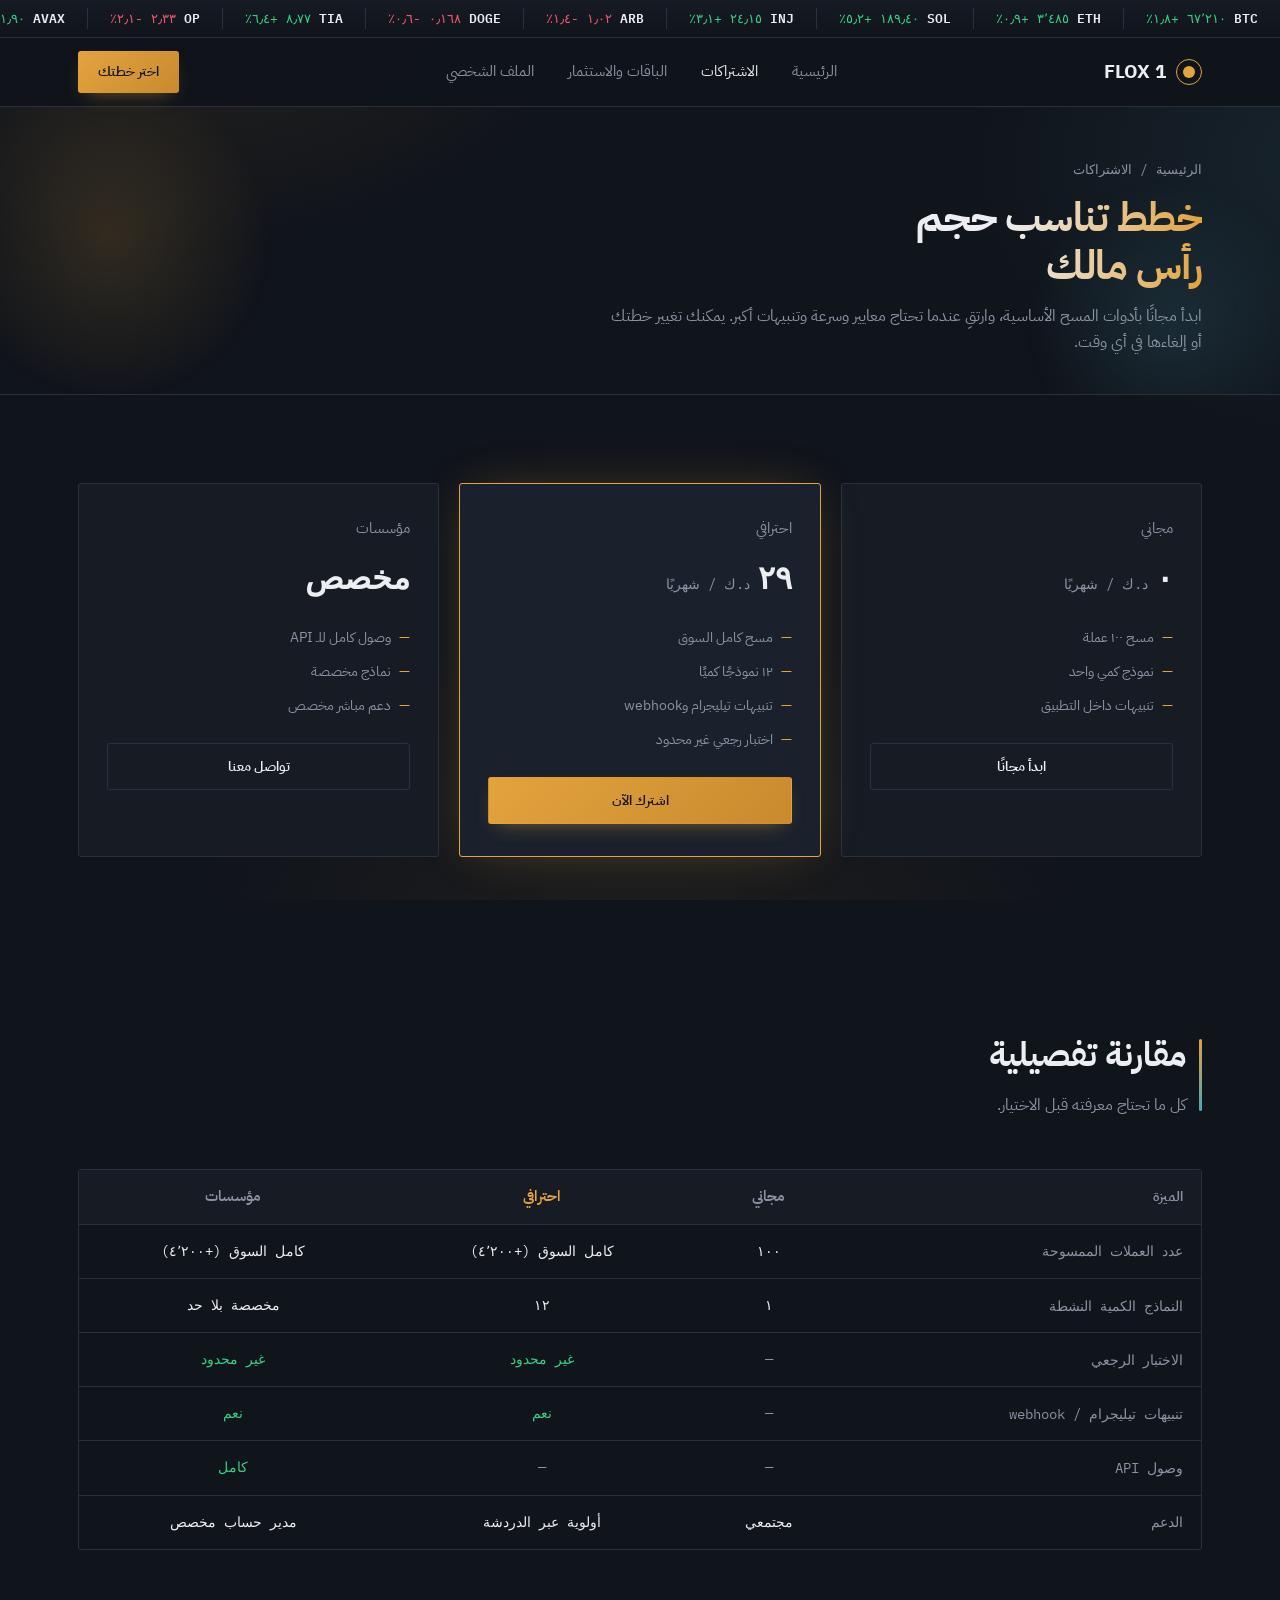
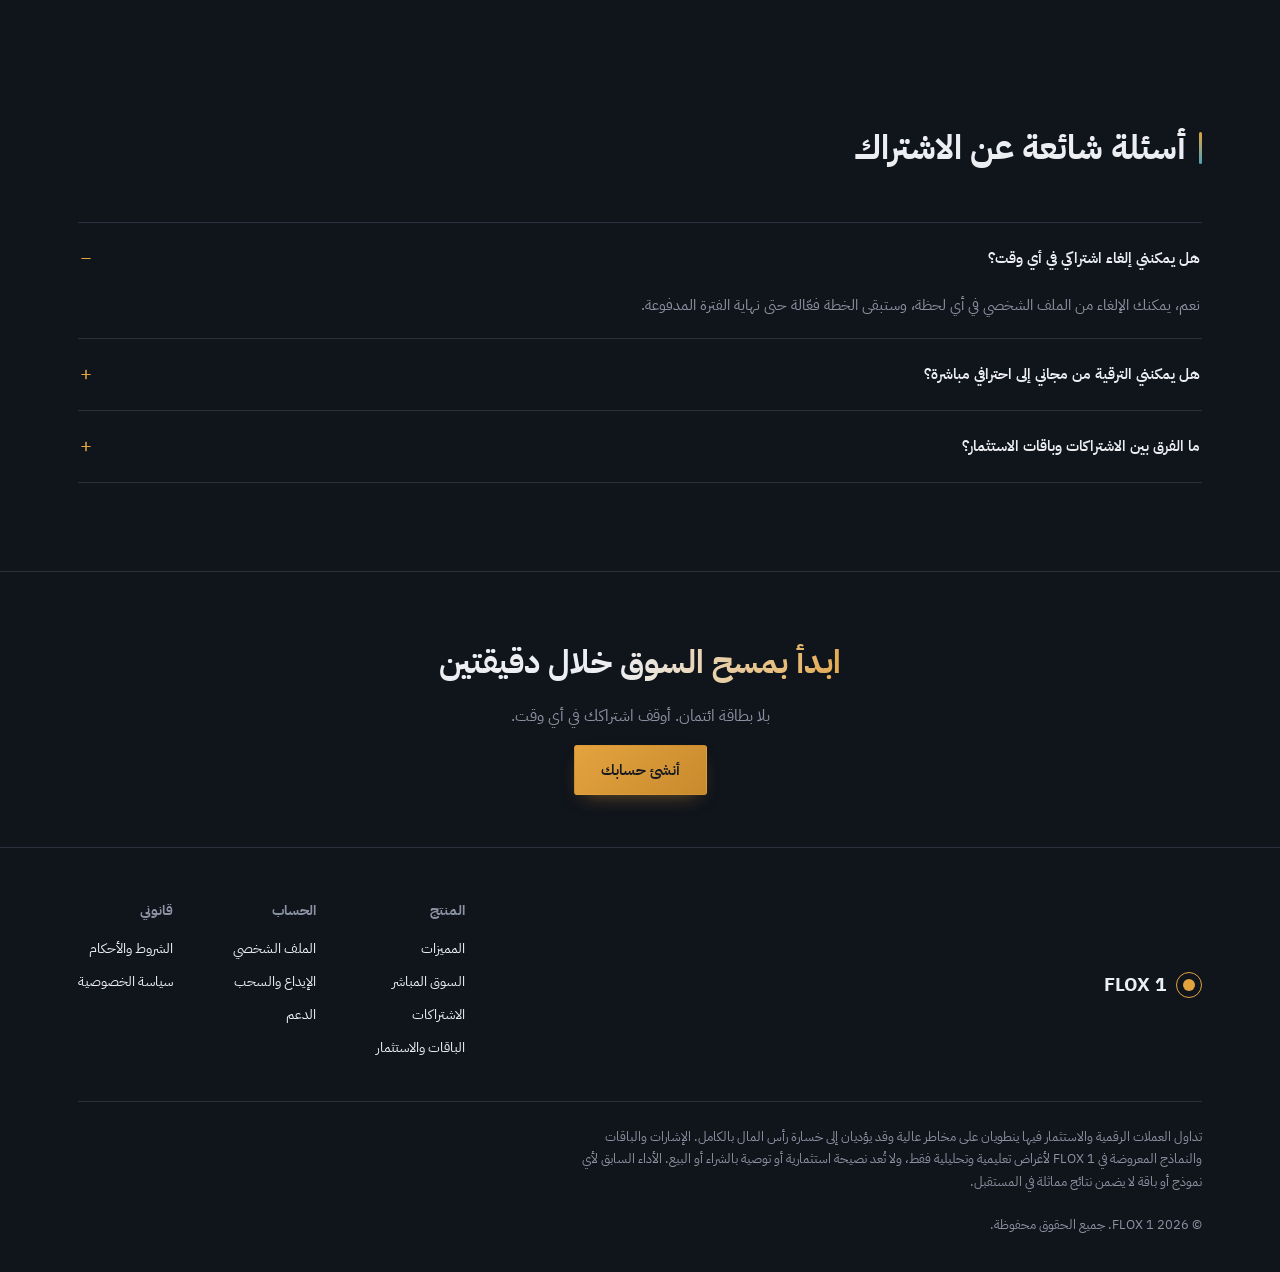
<file: subscriptions.html>
<!DOCTYPE html>
<html lang="ar" dir="rtl">
<head>
<meta charset="UTF-8">
<meta name="viewport" content="width=device-width, initial-scale=1.0">
<title>الاشتراكات — FLOX 1</title>
<link rel="preconnect" href="https://fonts.googleapis.com">
<link rel="preconnect" href="https://fonts.gstatic.com" crossorigin>
<link href="https://fonts.googleapis.com/css2?family=IBM+Plex+Sans+Arabic:wght@300;400;500;600;700&family=IBM+Plex+Mono:wght@400;500;600&display=swap" rel="stylesheet">
<link rel="stylesheet" href="styles.css">
</head>
<body>

  <div class="ticker-bar">
    <div class="ticker-track" id="tickerTrack"></div>
  </div>

  <header>
    <div class="wrap nav">
      <a href="index.html" class="logo"><span class="logo-mark"></span> FLOX 1</a>
      <nav class="nav-links">
        <a href="index.html">الرئيسية</a>
        <a href="subscriptions.html" class="active">الاشتراكات</a>
        <a href="packages.html">الباقات والاستثمار</a>
        <a href="profile.html">الملف الشخصي</a>
      </nav>
      <a href="#plans" class="nav-cta">اختر خطتك</a>
    </div>
  </header>

  <div class="page-head">
    <div class="wrap">
      <div class="crumb"><a href="index.html">الرئيسية</a> / الاشتراكات</div>
      <h1>خطط تناسب حجم رأس مالك</h1>
      <p>ابدأ مجانًا بأدوات المسح الأساسية، وارتقِ عندما تحتاج معايير وسرعة وتنبيهات أكبر. يمكنك تغيير خطتك أو إلغاءها في أي وقت.</p>
    </div>
  </div>

  <section id="plans">
    <div class="wrap">
      <div class="pricing">
        <div class="price-card">
          <div class="price-tier">مجاني</div>
          <div class="price-amount">٠<span> د.ك / شهريًا</span></div>
          <ul class="price-list">
            <li>مسح ١٠٠ عملة</li>
            <li>نموذج كمي واحد</li>
            <li>تنبيهات داخل التطبيق</li>
          </ul>
          <a href="profile.html" class="price-btn">ابدأ مجانًا</a>
        </div>
        <div class="price-card featured">
          <div class="price-tier">احترافي</div>
          <div class="price-amount">٢٩<span> د.ك / شهريًا</span></div>
          <ul class="price-list">
            <li>مسح كامل السوق</li>
            <li>١٢ نموذجًا كميًا</li>
            <li>تنبيهات تيليجرام وwebhook</li>
            <li>اختبار رجعي غير محدود</li>
          </ul>
          <a href="profile.html" class="price-btn">اشترك الآن</a>
        </div>
        <div class="price-card">
          <div class="price-tier">مؤسسات</div>
          <div class="price-amount">مخصص</div>
          <ul class="price-list">
            <li>وصول كامل للـ API</li>
            <li>نماذج مخصصة</li>
            <li>دعم مباشر مخصص</li>
          </ul>
          <a href="index.html#support" class="price-btn">تواصل معنا</a>
        </div>
      </div>
    </div>
  </section>

  <section id="compare">
    <div class="wrap">
      <div class="section-head">
        <h2>مقارنة تفصيلية</h2>
        <p>كل ما تحتاج معرفته قبل الاختيار.</p>
      </div>
      <div class="compare-wrap">
        <table class="compare">
          <thead>
            <tr>
              <th>الميزة</th>
              <th>مجاني</th>
              <th class="featured">احترافي</th>
              <th>مؤسسات</th>
            </tr>
          </thead>
          <tbody>
            <tr>
              <td>عدد العملات الممسوحة</td>
              <td>١٠٠</td>
              <td>كامل السوق (+٤٬٢٠٠)</td>
              <td>كامل السوق (+٤٬٢٠٠)</td>
            </tr>
            <tr>
              <td>النماذج الكمية النشطة</td>
              <td>١</td>
              <td>١٢</td>
              <td>مخصصة بلا حد</td>
            </tr>
            <tr>
              <td>الاختبار الرجعي</td>
              <td class="no">—</td>
              <td class="yes">غير محدود</td>
              <td class="yes">غير محدود</td>
            </tr>
            <tr>
              <td>تنبيهات تيليجرام / webhook</td>
              <td class="no">—</td>
              <td class="yes">نعم</td>
              <td class="yes">نعم</td>
            </tr>
            <tr>
              <td>وصول API</td>
              <td class="no">—</td>
              <td class="no">—</td>
              <td class="yes">كامل</td>
            </tr>
            <tr>
              <td>الدعم</td>
              <td>مجتمعي</td>
              <td>أولوية عبر الدردشة</td>
              <td>مدير حساب مخصص</td>
            </tr>
          </tbody>
        </table>
      </div>
    </div>
  </section>

  <section id="sub-faq">
    <div class="wrap">
      <div class="section-head">
        <h2>أسئلة شائعة عن الاشتراك</h2>
      </div>
      <div class="faq">
        <details class="faq-item" open>
          <summary>هل يمكنني إلغاء اشتراكي في أي وقت؟</summary>
          <p class="faq-a">نعم، يمكنك الإلغاء من الملف الشخصي في أي لحظة، وستبقى الخطة فعّالة حتى نهاية الفترة المدفوعة.</p>
        </details>
        <details class="faq-item">
          <summary>هل يمكنني الترقية من مجاني إلى احترافي مباشرة؟</summary>
          <p class="faq-a">نعم، تتم الترقية فورًا وتُفعّل كل ميزات الخطة الاحترافية بمجرد إتمام الدفع.</p>
        </details>
        <details class="faq-item">
          <summary>ما الفرق بين الاشتراكات وباقات الاستثمار؟</summary>
          <p class="faq-a">الاشتراك يمنحك أدوات المسح والتنبيهات لتتخذ قراراتك بنفسك، بينما باقات الاستثمار تُدار نيابة عنك حسب مستوى مخاطرة تختاره. <a href="packages.html" style="color:var(--accent)">اطّلع على الباقات</a>.</p>
        </details>
      </div>
    </div>
  </section>

  <div class="cta-band">
    <div class="wrap">
      <h2>ابدأ بمسح السوق خلال دقيقتين</h2>
      <p>بلا بطاقة ائتمان. أوقف اشتراكك في أي وقت.</p>
      <a href="profile.html" class="btn-primary">أنشئ حسابك</a>
    </div>
  </div>

  <footer>
    <div class="wrap">
      <div class="footer-grid">
        <div class="logo"><span class="logo-mark"></span> FLOX 1</div>
        <div class="footer-cols">
          <div class="footer-col">
            <h4>المنتج</h4>
            <a href="index.html#features">المميزات</a>
            <a href="index.html#market">السوق المباشر</a>
            <a href="subscriptions.html">الاشتراكات</a>
            <a href="packages.html">الباقات والاستثمار</a>
          </div>
          <div class="footer-col">
            <h4>الحساب</h4>
            <a href="profile.html">الملف الشخصي</a>
            <a href="index.html#payments">الإيداع والسحب</a>
            <a href="index.html#support">الدعم</a>
          </div>
          <div class="footer-col">
            <h4>قانوني</h4>
            <a href="#">الشروط والأحكام</a>
            <a href="#">سياسة الخصوصية</a>
          </div>
        </div>
      </div>
      <p class="disclaimer">تداول العملات الرقمية والاستثمار فيها ينطويان على مخاطر عالية وقد يؤديان إلى خسارة رأس المال بالكامل. الإشارات والباقات والنماذج المعروضة في FLOX 1 لأغراض تعليمية وتحليلية فقط، ولا تُعد نصيحة استثمارية أو توصية بالشراء أو البيع. الأداء السابق لأي نموذج أو باقة لا يضمن نتائج مماثلة في المستقبل.</p>
      <p class="footer-bottom">© 2026 FLOX 1. جميع الحقوق محفوظة.</p>
    </div>
  </footer>

<script src="ticker.js"></script>
</body>
</html>
</file>
<file: styles.css>
:root{
    --bg:#10141B;
    --bg-alt:#161B24;
    --surface:#1B212C;
    --border:#2A313D;
    --text:#ECEEF2;
    --text-muted:#8B93A3;
    --accent:#E3A33E;
    --accent-dim:#8A6A2E;
    --up:#33D17E;
    --down:#F0576B;
    --radius:3px;
  }
  *{box-sizing:border-box; margin:0; padding:0;}
  html{scroll-behavior:smooth;}
  body{
    background:var(--bg);
    color:var(--text);
    font-family:'IBM Plex Sans Arabic', sans-serif;
    font-weight:400;
    line-height:1.65;
    overflow-x:hidden;
  }
  .mono{font-family:'IBM Plex Mono', monospace;}
  a{color:inherit; text-decoration:none;}
  img,svg{display:block;}
  .wrap{max-width:1180px; margin:0 auto; padding:0 28px;}

  /* ---------- Ticker ---------- */
  .ticker-bar{
    background:var(--bg-alt);
    border-bottom:1px solid var(--border);
    overflow:hidden;
    white-space:nowrap;
    height:38px;
    display:flex;
    align-items:center;
  }
  .ticker-track{
    display:inline-flex;
    align-items:center;
    animation:ticker-scroll 32s linear infinite;
  }
  .ticker-item{
    font-family:'IBM Plex Mono', monospace;
    font-size:12.5px;
    color:var(--text-muted);
    padding:0 22px;
    display:inline-flex;
    gap:8px;
    align-items:center;
    border-left:1px solid var(--border);
  }
  .ticker-item b{color:var(--text); font-weight:600;}
  .ticker-item.up{color:var(--up);}
  .ticker-item.down{color:var(--down);}
  @keyframes ticker-scroll{
    0%{transform:translateX(0);}
    100%{transform:translateX(50%);}
  }
  @media (prefers-reduced-motion: reduce){
    .ticker-track{animation:none;}
  }

  /* ---------- Header ---------- */
  header{
    position:sticky; top:0; z-index:50;
    background:rgba(16,20,27,0.92);
    backdrop-filter:blur(8px);
    border-bottom:1px solid var(--border);
  }
  .nav{
    display:flex; align-items:center; justify-content:space-between;
    height:68px;
  }
  .logo{
    display:flex; align-items:center; gap:10px;
    font-size:19px; font-weight:700; letter-spacing:0.2px;
  }
  .logo-mark{
    width:26px; height:26px;
    border:1.5px solid var(--accent);
    border-radius:50%;
    position:relative;
    flex-shrink:0;
  }
  .logo-mark::after{
    content:'';
    position:absolute; inset:6px;
    background:var(--accent);
    border-radius:50%;
  }
  .nav-links{display:flex; gap:34px; font-size:14.5px; color:var(--text-muted);}
  .nav-links a:hover{color:var(--text);}
  .nav-cta{
    padding:9px 20px;
    background:var(--accent);
    color:#141821;
    font-weight:600;
    font-size:14px;
    border-radius:var(--radius);
  }
  .nav-toggle{display:none;}
  @media (max-width:860px){
    .nav-links{display:none;}
    .nav-toggle{display:block; font-size:22px; background:none; border:none; color:var(--text); cursor:pointer;}
  }

  /* ---------- Hero ---------- */
  .hero{
    padding:88px 0 96px;
    border-bottom:1px solid var(--border);
    position:relative;
  }
  .hero-grid{
    display:grid;
    grid-template-columns:1.1fr 0.9fr;
    gap:64px;
    align-items:center;
  }
  .live-pill{
    display:inline-flex; align-items:center; gap:8px;
    font-size:13px; color:var(--text-muted);
    font-family:'IBM Plex Mono', monospace;
    margin-bottom:22px;
  }
  .live-dot{
    width:7px; height:7px; border-radius:50%; background:var(--up);
    box-shadow:0 0 0 0 rgba(51,209,126,0.6);
    animation:pulse 2s infinite;
  }
  @keyframes pulse{
    0%{box-shadow:0 0 0 0 rgba(51,209,126,0.5);}
    70%{box-shadow:0 0 0 8px rgba(51,209,126,0);}
    100%{box-shadow:0 0 0 0 rgba(51,209,126,0);}
  }
  h1{
    font-size:clamp(34px, 4.4vw, 54px);
    font-weight:700;
    line-height:1.22;
    letter-spacing:-0.5px;
    max-width:15ch;
  }
  .hero p.lead{
    margin-top:22px;
    font-size:17px;
    color:var(--text-muted);
    max-width:46ch;
  }
  .hero-actions{display:flex; gap:14px; margin-top:34px; flex-wrap:wrap;}
  .btn-primary{
    background:var(--accent);
    color:#141821;
    padding:13px 26px;
    font-weight:600;
    font-size:15px;
    border-radius:var(--radius);
    border:1px solid var(--accent);
  }
  .btn-secondary{
    padding:13px 26px;
    font-weight:600;
    font-size:15px;
    border-radius:var(--radius);
    border:1px solid var(--border);
    color:var(--text);
  }
  .btn-secondary:hover{border-color:var(--text-muted);}
  .hero-stats{
    display:flex; gap:38px;
    margin-top:52px;
    padding-top:28px;
    border-top:1px solid var(--border);
  }
  .stat-num{
    font-family:'IBM Plex Mono', monospace;
    font-size:26px; font-weight:600; color:var(--accent);
  }
  .stat-label{font-size:12.5px; color:var(--text-muted); margin-top:4px;}

  /* Hero panel: mini radar */
  .radar-panel{
    background:var(--surface);
    border:1px solid var(--border);
    border-radius:var(--radius);
    overflow:hidden;
  }
  .radar-head{
    display:flex; justify-content:space-between; align-items:center;
    padding:14px 18px;
    border-bottom:1px solid var(--border);
    font-size:13px; color:var(--text-muted);
  }
  .radar-row{
    display:flex; justify-content:space-between; align-items:center;
    padding:13px 18px;
    border-bottom:1px solid var(--border);
    font-family:'IBM Plex Mono', monospace;
    font-size:13px;
  }
  .radar-row:last-child{border-bottom:none;}
  .radar-coin{display:flex; align-items:center; gap:10px; color:var(--text); font-weight:500;}
  .coin-dot{width:6px; height:6px; border-radius:50%; background:var(--accent);}
  .score-bar{
    width:64px; height:5px; background:var(--bg);
    border-radius:2px; overflow:hidden;
  }
  .score-fill{height:100%; background:var(--up);}
  .score-fill.mid{background:var(--accent);}
  .score-fill.low{background:var(--down);}

  /* ---------- Section shared ---------- */
  section{padding:88px 0;}
  .section-head{max-width:56ch; margin-bottom:52px;}
  .section-head h2{
    font-size:clamp(26px,3vw,34px);
    font-weight:700;
    line-height:1.3;
  }
  .section-head p{
    margin-top:14px;
    color:var(--text-muted);
    font-size:15.5px;
  }

  /* ---------- How it works ---------- */
  .steps{
    display:grid;
    grid-template-columns:repeat(3,1fr);
    gap:1px;
    background:var(--border);
    border:1px solid var(--border);
  }
  .step{
    background:var(--bg);
    padding:34px 30px;
  }
  .step-num{
    font-family:'IBM Plex Mono', monospace;
    color:var(--accent);
    font-size:14px;
    margin-bottom:16px;
  }
  .step h3{font-size:18px; font-weight:600; margin-bottom:10px;}
  .step p{color:var(--text-muted); font-size:14.5px;}

  /* ---------- Features ---------- */
  .features{
    display:grid;
    grid-template-columns:repeat(2,1fr);
    gap:1px;
    background:var(--border);
    border:1px solid var(--border);
  }
  .feature{
    background:var(--bg-alt);
    padding:32px;
    border-right:2px solid var(--accent);
  }
  .feature h3{font-size:17px; font-weight:600; margin-bottom:10px;}
  .feature p{color:var(--text-muted); font-size:14.5px; max-width:42ch;}

  /* ---------- Market table ---------- */
  .table-wrap{
    border:1px solid var(--border);
    border-radius:var(--radius);
    overflow-x:auto;
  }
  table{width:100%; border-collapse:collapse; min-width:640px;}
  thead th{
    text-align:right;
    font-size:12.5px;
    font-weight:500;
    color:var(--text-muted);
    padding:14px 18px;
    border-bottom:1px solid var(--border);
    background:var(--bg-alt);
    cursor:pointer;
    user-select:none;
    white-space:nowrap;
  }
  thead th:hover{color:var(--text);}
  tbody td{
    padding:14px 18px;
    font-family:'IBM Plex Mono', monospace;
    font-size:13.5px;
    border-bottom:1px solid var(--border);
  }
  tbody tr:last-child td{border-bottom:none;}
  tbody tr:hover{background:rgba(255,255,255,0.02);}
  td.coin-cell{font-family:'IBM Plex Sans Arabic', sans-serif; font-weight:500; color:var(--text);}
  .chg.up{color:var(--up);}
  .chg.down{color:var(--down);}
  .sig-cell{display:flex; align-items:center; gap:10px;}

  /* ---------- Payments ---------- */
  .note-inline{
    margin-top:18px;
    font-size:13px;
    color:var(--text-muted);
  }

  /* ---------- Support ---------- */
  .support-grid{
    display:grid;
    grid-template-columns:repeat(4,1fr);
    gap:1px;
    background:var(--border);
    border:1px solid var(--border);
    margin-bottom:56px;
  }
  .support-card{
    background:var(--bg-alt);
    padding:28px 26px;
  }
  .support-card .chan-status{
    display:flex; align-items:center; gap:7px;
    font-size:12px; color:var(--up);
    font-family:'IBM Plex Mono', monospace;
    margin-bottom:14px;
  }
  .chan-dot{width:6px; height:6px; border-radius:50%; background:var(--up);}
  .support-card h3{font-size:16px; font-weight:600; margin-bottom:8px;}
  .support-card p{font-size:13.5px; color:var(--text-muted); margin-bottom:16px;}
  .support-card a.chan-link{font-size:13.5px; font-weight:600; color:var(--accent);}

  .faq{border-top:1px solid var(--border);}
  .faq-item{border-bottom:1px solid var(--border);}
  .faq-item summary{
    padding:19px 2px;
    cursor:pointer;
    font-weight:600;
    font-size:15px;
    display:flex;
    align-items:center;
    justify-content:space-between;
    list-style:none;
  }
  .faq-item summary::-webkit-details-marker{display:none;}
  .faq-item summary::after{
    content:'+';
    color:var(--accent);
    font-size:20px;
    font-weight:400;
    flex-shrink:0;
    margin-right:16px;
  }
  .faq-item[open] summary::after{content:'−';}
  .faq-item .faq-a{
    padding:0 2px 20px;
    color:var(--text-muted);
    font-size:14.5px;
    max-width:65ch;
  }

  /* ---------- Pricing ---------- */
  .pricing{
    display:grid;
    grid-template-columns:repeat(3,1fr);
    gap:20px;
  }
  .price-card{
    border:1px solid var(--border);
    border-radius:var(--radius);
    padding:32px 28px;
    background:var(--bg-alt);
  }
  .price-card.featured{
    border-color:var(--accent);
    background:var(--surface);
  }
  .price-tier{font-size:15px; color:var(--text-muted); margin-bottom:10px;}
  .price-amount{font-family:'IBM Plex Mono', monospace; font-size:32px; font-weight:600;}
  .price-amount span{font-size:14px; color:var(--text-muted); font-weight:400;}
  .price-list{margin-top:22px; display:flex; flex-direction:column; gap:11px;}
  .price-list li{list-style:none; font-size:14px; color:var(--text-muted); display:flex; gap:8px;}
  .price-list li::before{content:'—'; color:var(--accent);}
  .price-btn{
    display:block; text-align:center;
    margin-top:26px;
    padding:11px;
    border:1px solid var(--border);
    border-radius:var(--radius);
    font-size:14px; font-weight:600;
  }
  .price-card.featured .price-btn{background:var(--accent); color:#141821; border-color:var(--accent);}

  /* ---------- CTA band ---------- */
  .cta-band{
    border-top:1px solid var(--border);
    border-bottom:1px solid var(--border);
    padding:64px 0;
    text-align:center;
  }
  .cta-band h2{font-size:clamp(24px,3vw,32px); font-weight:700; max-width:24ch; margin:0 auto 14px;}
  .cta-band p{color:var(--text-muted); margin-bottom:28px;}

  /* ---------- Footer ---------- */
  footer{padding:52px 0 36px;}
  .footer-grid{
    display:flex; justify-content:space-between; gap:40px;
    padding-bottom:32px; border-bottom:1px solid var(--border);
    flex-wrap:wrap;
  }
  .footer-cols{display:flex; gap:60px; flex-wrap:wrap;}
  .footer-col h4{font-size:13.5px; margin-bottom:14px; color:var(--text-muted);}
  .footer-col a{display:block; font-size:14px; margin-bottom:10px; color:var(--text);}
  .disclaimer{
    margin-top:24px;
    font-size:12.5px;
    color:var(--text-muted);
    line-height:1.8;
    max-width:80ch;
  }
  .footer-bottom{
    margin-top:22px;
    font-size:12.5px;
    color:var(--text-muted);
  }

  @media (max-width:860px){
    .hero-grid{grid-template-columns:1fr;}
    .steps{grid-template-columns:1fr;}
    .features{grid-template-columns:1fr;}
    .pricing{grid-template-columns:1fr;}
    .support-grid{grid-template-columns:repeat(2,1fr);}
    .hero-stats{flex-wrap:wrap; row-gap:20px;}
  }
  @media (max-width:520px){
    .support-grid{grid-template-columns:1fr;}
  }

  /* ---------- Shared: page header (non-home pages) ---------- */
  .page-head{
    padding:52px 0 40px;
    border-bottom:1px solid var(--border);
  }
  .page-head .crumb{
    font-family:'IBM Plex Mono', monospace;
    font-size:12.5px;
    color:var(--text-muted);
    margin-bottom:14px;
  }
  .page-head .crumb a:hover{color:var(--text);}
  .page-head h1{
    font-size:clamp(28px,3.6vw,40px);
    font-weight:700;
  }
  .page-head p{
    margin-top:12px;
    color:var(--text-muted);
    font-size:15.5px;
    max-width:60ch;
  }
  header .nav-links a.active{color:var(--text);}

  /* ---------- Subscriptions page: comparison table ---------- */
  .compare-wrap{border:1px solid var(--border); border-radius:var(--radius); overflow-x:auto;}
  table.compare{width:100%; border-collapse:collapse; min-width:680px;}
  table.compare th, table.compare td{
    padding:15px 18px; border-bottom:1px solid var(--border); font-size:14px; text-align:center;
  }
  table.compare th:first-child, table.compare td:first-child{text-align:right; color:var(--text-muted); font-size:13.5px;}
  table.compare thead th{background:var(--bg-alt); font-weight:600; font-size:14.5px;}
  table.compare thead th.featured{color:var(--accent);}
  table.compare tbody tr:last-child td{border-bottom:none;}
  table.compare td.yes{color:var(--up); font-family:'IBM Plex Mono', monospace;}
  table.compare td.no{color:var(--text-muted); font-family:'IBM Plex Mono', monospace;}

  /* ---------- Packages / investment page ---------- */
  .risk-grid{display:grid; grid-template-columns:repeat(3,1fr); gap:20px;}
  .risk-card{border:1px solid var(--border); border-radius:var(--radius); padding:30px 26px; background:var(--bg-alt);}
  .risk-card.mid{border-color:var(--accent); background:var(--surface);}
  .risk-tag{
    display:inline-block; font-family:'IBM Plex Mono', monospace; font-size:12px;
    padding:4px 10px; border-radius:2px; margin-bottom:18px;
  }
  .risk-tag.low{background:rgba(51,209,126,0.12); color:var(--up);}
  .risk-tag.mid{background:rgba(227,163,62,0.14); color:var(--accent);}
  .risk-tag.high{background:rgba(240,87,107,0.12); color:var(--down);}
  .risk-card h3{font-size:19px; font-weight:600; margin-bottom:6px;}
  .risk-return{font-family:'IBM Plex Mono', monospace; font-size:24px; font-weight:600; margin:14px 0 4px;}
  .risk-return span{font-size:13px; color:var(--text-muted); font-weight:400;}
  .risk-meta{display:flex; justify-content:space-between; font-size:13px; color:var(--text-muted); padding:14px 0; border-top:1px solid var(--border); border-bottom:1px solid var(--border); margin:18px 0;}
  .risk-meta b{color:var(--text); font-family:'IBM Plex Mono', monospace; display:block; margin-top:3px;}
  .risk-list{display:flex; flex-direction:column; gap:10px; margin-bottom:24px;}
  .risk-list li{list-style:none; font-size:13.5px; color:var(--text-muted); display:flex; gap:8px;}
  .risk-list li::before{content:'—'; color:var(--accent);}

  /* ---------- Profile page ---------- */
  .profile-shell{display:grid; grid-template-columns:260px 1fr; gap:0; border:1px solid var(--border); border-radius:var(--radius); overflow:hidden;}
  .profile-side{background:var(--bg-alt); border-left:1px solid var(--border); padding:28px 0;}
  .profile-id{padding:0 24px 22px; border-bottom:1px solid var(--border); margin-bottom:14px;}
  .profile-avatar{
    width:52px; height:52px; border-radius:50%; background:var(--surface); border:1px solid var(--border);
    display:flex; align-items:center; justify-content:center; font-weight:700; color:var(--accent); margin-bottom:12px; font-size:18px;
  }
  .profile-id .p-name{font-weight:600; font-size:15px;}
  .profile-id .p-tier{font-size:12.5px; color:var(--accent); font-family:'IBM Plex Mono', monospace; margin-top:4px;}
  .profile-menu a{
    display:flex; align-items:center; gap:10px; padding:12px 24px; font-size:14px; color:var(--text-muted); border-right:2px solid transparent;
  }
  .profile-menu a.active{color:var(--text); border-right-color:var(--accent); background:rgba(227,163,62,0.06);}
  .profile-main{padding:32px;}
  .profile-section{margin-bottom:36px;}
  .profile-section h2{font-size:16px; font-weight:600; margin-bottom:18px;}
  .info-grid{display:grid; grid-template-columns:repeat(2,1fr); gap:18px;}
  .info-field{border:1px solid var(--border); border-radius:var(--radius); padding:14px 16px; background:var(--bg-alt);}
  .info-field label{display:block; font-size:12px; color:var(--text-muted); margin-bottom:6px;}
  .info-field span{font-size:14.5px; font-family:'IBM Plex Mono', monospace;}
  .kyc-badge{display:inline-flex; align-items:center; gap:7px; font-size:13px; font-family:'IBM Plex Mono', monospace; color:var(--up);}
  .kyc-dot{width:6px; height:6px; border-radius:50%; background:var(--up);}
  .balance-cards{display:grid; grid-template-columns:repeat(3,1fr); gap:16px;}
  .balance-card{border:1px solid var(--border); border-radius:var(--radius); padding:20px; background:var(--bg-alt);}
  .balance-card .b-label{font-size:12.5px; color:var(--text-muted); margin-bottom:8px;}
  .balance-card .b-val{font-family:'IBM Plex Mono', monospace; font-size:22px; font-weight:600;}
  .hist-table{width:100%; border-collapse:collapse;}
  .hist-table th{text-align:right; font-size:12.5px; color:var(--text-muted); font-weight:500; padding:10px 0; border-bottom:1px solid var(--border);}
  .hist-table td{padding:12px 0; font-size:13.5px; border-bottom:1px solid var(--border); font-family:'IBM Plex Mono', monospace;}
  .hist-table td.type-cell{font-family:'IBM Plex Sans Arabic', sans-serif;}
  .status-pill{font-size:12px; padding:3px 10px; border-radius:20px; font-family:'IBM Plex Mono', monospace;}
  .status-pill.done{background:rgba(51,209,126,0.12); color:var(--up);}
  .status-pill.pending{background:rgba(227,163,62,0.14); color:var(--accent);}

  @media (max-width:860px){
    .risk-grid{grid-template-columns:1fr;}
    .profile-shell{grid-template-columns:1fr;}
    .profile-side{border-left:none; border-bottom:1px solid var(--border);}
    .info-grid{grid-template-columns:1fr;}
    .balance-cards{grid-template-columns:1fr;}
  }

  /* ---------- Referral / team ---------- */
  .referral-box{
    display:flex; justify-content:space-between; align-items:center; gap:16px;
    border:1px dashed var(--border); border-radius:var(--radius);
    padding:18px 20px; background:var(--bg-alt); flex-wrap:wrap;
  }
  .referral-link{
    font-family:'IBM Plex Mono', monospace; font-size:14px; color:var(--accent);
    word-break:break-all;
  }
  .copy-btn{
    padding:9px 18px; border:1px solid var(--border); border-radius:var(--radius);
    font-size:13px; font-weight:600; cursor:pointer; background:transparent; color:var(--text);
    font-family:'IBM Plex Sans Arabic', sans-serif; flex-shrink:0;
  }
  .copy-btn:hover{border-color:var(--text-muted);}
  .copy-btn.copied{border-color:var(--up); color:var(--up);}

  .level-grid{display:grid; grid-template-columns:repeat(3,1fr); gap:16px; margin-top:22px;}
  .level-card{
    border:1px solid var(--border); border-radius:var(--radius);
    padding:22px 18px; background:var(--bg-alt); text-align:center;
  }
  .level-card.l1{border-color:var(--accent);}
  .level-card .lvl-num{font-family:'IBM Plex Mono', monospace; font-size:12px; color:var(--text-muted); margin-bottom:10px;}
  .level-card .lvl-pct{font-family:'IBM Plex Mono', monospace; font-size:30px; font-weight:600; color:var(--accent);}
  .level-card .lvl-desc{font-size:12.5px; color:var(--text-muted); margin-top:10px; line-height:1.7;}

  @media (max-width:600px){
    .level-grid{grid-template-columns:1fr;}
    .referral-box{flex-direction:column; align-items:flex-start;}
  }

  /* ---------- Rewards: bonus box, daily claim, wheel ---------- */
  .bonus-box{
    border:1px solid var(--accent); border-radius:var(--radius);
    background:rgba(227,163,62,0.06); padding:20px 22px;
    display:flex; justify-content:space-between; align-items:center; flex-wrap:wrap; gap:14px;
  }
  .bonus-box .b-amt{font-family:'IBM Plex Mono', monospace; font-size:26px; font-weight:600; color:var(--accent);}
  .bonus-box .b-note{font-size:12.5px; color:var(--text-muted); margin-top:4px;}
  .claim-row{
    display:flex; justify-content:space-between; align-items:center; gap:14px; flex-wrap:wrap;
    border:1px solid var(--border); border-radius:var(--radius); padding:18px 20px; background:var(--bg-alt);
  }
  .claim-row .c-desc{font-size:14px;}
  .claim-row .c-desc small{display:block; color:var(--text-muted); font-size:12.5px; margin-top:3px;}
  .btn-small{
    padding:9px 18px; border-radius:var(--radius); font-size:13px; font-weight:600;
    border:1px solid var(--accent); color:#141821; background:var(--accent); cursor:pointer;
    font-family:'IBM Plex Sans Arabic', sans-serif;
  }
  .btn-small:disabled{background:transparent; color:var(--text-muted); border-color:var(--border); cursor:not-allowed;}

  .wheel-area{display:flex; align-items:center; gap:40px; flex-wrap:wrap; margin-top:20px;}
  .wheel-wrap{position:relative; width:220px; height:220px; flex-shrink:0;}
  .wheel-pointer{
    position:absolute; top:-4px; left:50%; transform:translateX(-50%);
    width:0; height:0; border-left:9px solid transparent; border-right:9px solid transparent;
    border-top:16px solid var(--accent); z-index:3;
  }
  .wheel-disc{
    width:100%; height:100%; border-radius:50%; position:relative;
    border:3px solid var(--border); overflow:hidden;
    background:repeating-conic-gradient(var(--bg-alt) 0deg 60deg, var(--surface) 60deg 120deg);
    transition:transform 3.6s cubic-bezier(0.15,0.65,0.25,1);
  }
  .wheel-disc .seg-label{
    position:absolute; top:50%; left:50%; width:2px; height:50%;
    transform-origin:top center; font-family:'IBM Plex Mono', monospace;
    font-size:12px; color:var(--text-muted); text-align:center;
  }
  .wheel-disc .seg-label span{position:absolute; top:12px; left:50%; transform:translateX(-50%);}
  .wheel-hub{
    position:absolute; top:50%; left:50%; width:22px; height:22px; border-radius:50%;
    background:var(--accent); transform:translate(-50%,-50%); z-index:2;
    border:3px solid var(--bg);
  }
  .wheel-meta{max-width:280px;}
  .wheel-meta p{font-size:13.5px; color:var(--text-muted); margin-bottom:14px;}
  .spin-result{font-family:'IBM Plex Mono', monospace; font-size:14px; color:var(--up); margin-top:12px; min-height:20px;}

  .level1-gate{
    display:flex; justify-content:space-between; align-items:center; gap:14px; flex-wrap:wrap;
    border:1px solid var(--border); border-radius:var(--radius); padding:18px 20px; background:var(--bg-alt); margin-top:18px;
  }
  .level-progress{display:flex; gap:16px; margin-top:14px; flex-wrap:wrap;}
  .lp-item{font-size:13px; color:var(--text-muted); font-family:'IBM Plex Mono', monospace;}
  .lp-item b{color:var(--text);}
  .lp-item.done b{color:var(--up);}

  @media (max-width:600px){
    .wheel-area{flex-direction:column; align-items:flex-start;}
  }

  /* ---------- Daily check-in dial + calendar ---------- */
  .checkin-wrap{text-align:center;}
  .checkin-dial{
    width:172px; height:172px; border-radius:50%;
    border:5px dashed var(--border);
    display:flex; align-items:center; justify-content:center;
    margin:0 auto; position:relative;
  }
  .checkin-dial::before{
    content:''; position:absolute; inset:13px; border-radius:50%; border:1.5px solid var(--border);
  }
  .checkin-core{
    width:114px; height:114px; border-radius:50%;
    background:var(--accent); color:#141821; font-weight:700; font-size:15px;
    display:flex; align-items:center; justify-content:center; text-align:center;
    cursor:pointer; box-shadow:0 0 0 5px rgba(227,163,62,0.14);
    border:none; font-family:'IBM Plex Sans Arabic', sans-serif;
  }
  .checkin-core:disabled{
    background:var(--bg-alt); color:var(--up); border:1.5px solid var(--up); cursor:default; box-shadow:none;
  }
  .checkin-meta{display:flex; justify-content:center; gap:28px; margin-top:20px; flex-wrap:wrap; font-size:13px; color:var(--text-muted);}
  .checkin-meta b{color:var(--accent); font-family:'IBM Plex Mono', monospace; font-weight:600;}
  .checkin-cal{border:1px solid var(--accent); border-radius:var(--radius); padding:20px; margin-top:22px;}
  .checkin-cal-head{display:flex; justify-content:space-between; align-items:center; font-size:13px; color:var(--text-muted); font-family:'IBM Plex Mono', monospace; margin-bottom:16px;}
  .checkin-streak{text-align:center; font-size:14px; padding-bottom:16px; margin-bottom:16px; border-bottom:1px solid var(--border);}
  .checkin-streak b{color:var(--accent); font-size:20px; font-family:'IBM Plex Mono', monospace; margin:0 4px;}
  .checkin-grid{display:grid; grid-template-columns:repeat(7,1fr); gap:14px 4px;}
  .checkin-day{
    height:30px; display:flex; align-items:center; justify-content:center;
    font-family:'IBM Plex Mono', monospace; font-size:13px; color:var(--text-muted);
  }
  .checkin-day.claimed{color:var(--accent); border:1.5px solid var(--accent); border-radius:50%;}
  .checkin-day.today{color:var(--text); font-weight:600;}

  /* ---------- Invite/wheel banner ---------- */
  .invite-banner{text-align:center;}
  .invite-banner h3{font-size:18px; font-weight:700;}
  .invite-banner p{font-size:13px; color:var(--text-muted); margin-top:6px; max-width:46ch; margin-left:auto; margin-right:auto;}
  .spins-pill{
    display:flex; align-items:center; justify-content:space-between; gap:10px;
    max-width:260px; margin:18px auto 0; background:var(--accent); color:#141821;
    border-radius:24px; padding:10px 18px; font-weight:600; font-size:14px; font-family:'IBM Plex Mono', monospace;
  }
  .spin-hist{width:100%; border-collapse:collapse; margin-top:20px;}
  .spin-hist th{text-align:right; font-size:12px; color:var(--text-muted); font-weight:500; padding:9px 0; border-bottom:1px solid var(--border);}
  .spin-hist td{padding:10px 0; font-size:13px; font-family:'IBM Plex Mono', monospace; border-bottom:1px solid var(--border);}

  /* ---------- App-home dashboard (index hero replacement) ---------- */
  .dash-topbar{
    display:flex; justify-content:space-between; align-items:center;
    padding:20px 0 6px;
  }
  .dash-greet{font-size:15px; color:var(--text-muted);}
  .dash-greet b{color:var(--text); font-weight:600;}
  .lang-switch{
    display:flex; align-items:center; gap:6px;
    border:1px solid var(--border); border-radius:20px; padding:7px 14px;
    font-size:13px; color:var(--text); background:var(--bg-alt); cursor:pointer;
    font-family:'IBM Plex Sans Arabic', sans-serif;
  }
  .lang-switch:hover{border-color:var(--text-muted);}
  .lang-toast{
    position:fixed; bottom:26px; left:50%; transform:translateX(-50%);
    background:var(--surface); border:1px solid var(--accent); color:var(--text);
    padding:10px 20px; border-radius:var(--radius); font-size:13.5px; z-index:100;
    opacity:0; pointer-events:none; transition:opacity .25s;
  }
  .lang-toast.show{opacity:1;}

  .dash-balance-card{
    margin-top:18px; border:1px solid var(--border); border-radius:var(--radius);
    background:linear-gradient(135deg, var(--bg-alt), var(--surface));
    padding:26px 24px;
  }
  .db-label{font-size:12.5px; color:var(--text-muted);}
  .db-amount{font-family:'IBM Plex Mono', monospace; font-size:32px; font-weight:600; margin-top:8px; color:var(--text);}
  .db-note{font-size:12.5px; color:var(--text-muted); margin-top:6px;}
  .db-note a{color:var(--accent); font-weight:600;}

  .dash-actions{
    display:grid; grid-template-columns:repeat(5,1fr); gap:10px;
    margin-top:20px;
  }
  .dash-action{
    display:flex; flex-direction:column; align-items:center; gap:8px;
    padding:16px 6px; border:1px solid var(--border); border-radius:var(--radius);
    background:var(--bg-alt); text-align:center;
  }
  .dash-action:hover{border-color:var(--accent);}
  .dash-action svg{width:22px; height:22px; stroke:var(--accent); fill:none; stroke-width:1.7;}
  .dash-action span{font-size:11.5px; color:var(--text); line-height:1.3;}

  .dash-banner-wrap{
    position:relative; margin-top:24px; overflow:hidden; border-radius:var(--radius);
    border:1px solid var(--border);
  }
  .dash-banner-track{display:flex; transition:transform .5s ease;}
  .dash-banner-slide{
    min-width:100%; padding:28px 26px; display:flex; flex-direction:column; justify-content:center;
    height:132px; position:relative;
  }
  .dash-banner-slide h4{font-size:16px; font-weight:700; margin-bottom:6px;}
  .dash-banner-slide p{font-size:12.5px; color:rgba(255,255,255,0.75); max-width:32ch;}
  .banner-arrow{
    position:absolute; top:50%; transform:translateY(-50%); z-index:2;
    width:30px; height:30px; border-radius:50%; border:1px solid rgba(255,255,255,0.25);
    background:rgba(0,0,0,0.25); color:#fff; font-size:15px; cursor:pointer;
    display:flex; align-items:center; justify-content:center;
  }
  .banner-arrow.left{left:10px;}
  .banner-arrow.right{right:10px;}
  .banner-dots{
    position:absolute; bottom:10px; left:50%; transform:translateX(-50%);
    display:flex; gap:6px; z-index:2;
  }
  .banner-dot{width:6px; height:6px; border-radius:50%; background:rgba(255,255,255,0.35);}
  .banner-dot.active{background:#fff;}

  @media (max-width:600px){
    .dash-actions{grid-template-columns:repeat(3,1fr);}
  }

  /* ================= Visual refresh: ambient background, glow, motion ================= */
  :root{
    --accent2:#4FA3B8;
    --grain-opacity:0.035;
  }

  html{
    background:var(--bg);
  }
  body{
    background:
      radial-gradient(ellipse 820px 560px at 12% -8%, rgba(227,163,62,0.13), transparent 58%),
      radial-gradient(ellipse 680px 520px at 104% 18%, rgba(79,163,184,0.11), transparent 55%),
      radial-gradient(ellipse 760px 600px at 50% 108%, rgba(227,163,62,0.07), transparent 60%),
      var(--bg);
    background-attachment:fixed, fixed, fixed, fixed;
    position:relative;
  }
  body::before{
    content:'';
    position:fixed; inset:0; z-index:-1; pointer-events:none;
    opacity:var(--grain-opacity); mix-blend-mode:overlay;
    background-image:url("data:image/svg+xml;utf8,<svg xmlns='http://www.w3.org/2000/svg' width='140' height='140'><filter id='n'><feTurbulence type='fractalNoise' baseFrequency='0.85' numOctaves='2' stitchTiles='stitch'/></filter><rect width='100%25' height='100%25' filter='url(%23n)'/></svg>");
  }

  /* Candlestick-motif background accent (used behind hero / page-head) */
  .hero, .page-head{position:relative; overflow:hidden;}
  .hero > .wrap, .page-head > .wrap{position:relative; z-index:1;}
  .hero::after, .page-head::after{
    content:'';
    position:absolute; top:-40px; left:-60px; width:340px; height:340px; z-index:0;
    background:radial-gradient(circle, rgba(227,163,62,0.16), transparent 68%);
    filter:blur(6px); pointer-events:none;
  }
  .hero::before, .page-head::before{
    content:'';
    position:absolute; bottom:-80px; right:-40px; width:300px; height:300px; z-index:0;
    background:radial-gradient(circle, rgba(79,163,184,0.14), transparent 68%);
    filter:blur(6px); pointer-events:none;
  }

  /* Section heading accent bar */
  .section-head{position:relative; padding-right:16px;}
  .section-head::before{
    content:''; position:absolute; right:0; top:6px; bottom:6px; width:3px;
    background:linear-gradient(var(--accent), var(--accent2)); border-radius:2px;
  }
  .page-head h1, .cta-band h2{
    background:linear-gradient(90deg, var(--text) 45%, var(--accent) 100%);
    -webkit-background-clip:text; background-clip:text; color:transparent;
  }

  /* Card polish: gentle lift + glow on interactive surfaces */
  .feature, .step, .price-card, .risk-card, .support-card, .level-card, .dash-action, .balance-card, .info-field{
    transition:transform .2s ease, box-shadow .2s ease, border-color .2s ease;
  }
  .feature:hover, .step:hover{
    transform:translateY(-3px);
    box-shadow:0 14px 28px -18px rgba(0,0,0,0.5);
  }
  .price-card:hover, .risk-card:hover, .dash-action:hover{
    transform:translateY(-3px);
    border-color:var(--accent);
    box-shadow:0 16px 32px -18px rgba(227,163,62,0.28);
  }
  .price-card.featured{
    box-shadow:0 0 46px -14px rgba(227,163,62,0.38);
  }
  .risk-card.mid{
    box-shadow:0 0 46px -14px rgba(227,163,62,0.30);
  }
  .dash-balance-card{
    position:relative; z-index:0; overflow:hidden;
    box-shadow:0 0 60px -20px rgba(227,163,62,0.30);
  }
  .dash-balance-card::after{
    content:'';
    position:absolute; left:-30px; bottom:-40px; width:200px; height:140px; z-index:0;
    background:
      linear-gradient(transparent, transparent),
      radial-gradient(circle at 30% 30%, rgba(79,163,184,0.18), transparent 60%);
    filter:blur(4px); pointer-events:none;
  }
  .db-label, .db-amount, .db-note{position:relative; z-index:1;}

  /* Buttons: soft gradient + glow instead of flat fill */
  .btn-primary, .nav-cta, .price-btn.featured-btn, .price-card.featured .price-btn, .checkin-core:not(:disabled), .btn-small:not(:disabled){
    background:linear-gradient(135deg, var(--accent), #c98a2e);
    box-shadow:0 8px 20px -10px rgba(227,163,62,0.55);
    border-color:transparent;
  }
  .btn-primary:hover, .nav-cta:hover{
    box-shadow:0 10px 26px -10px rgba(227,163,62,0.7);
    transform:translateY(-1px);
  }

  /* Wheel: soft ambient glow behind the dial and check-in circle */
  .wheel-wrap::before, .checkin-dial::after{
    content:'';
    position:absolute; inset:-22px; z-index:-1; border-radius:50%;
    background:radial-gradient(circle, rgba(227,163,62,0.18), transparent 70%);
    filter:blur(10px);
  }
  .wheel-wrap{position:relative; z-index:0;}
  .checkin-dial{position:relative; z-index:0;}

  /* Live pulse dot: soften glow already present; add subtle ring on ticker */
  .ticker-bar{
    background:linear-gradient(180deg, var(--bg-alt), var(--bg));
  }

  @media (prefers-reduced-motion: reduce){
    .feature, .step, .price-card, .risk-card, .dash-action{ transition:none; }
  }
</file>
